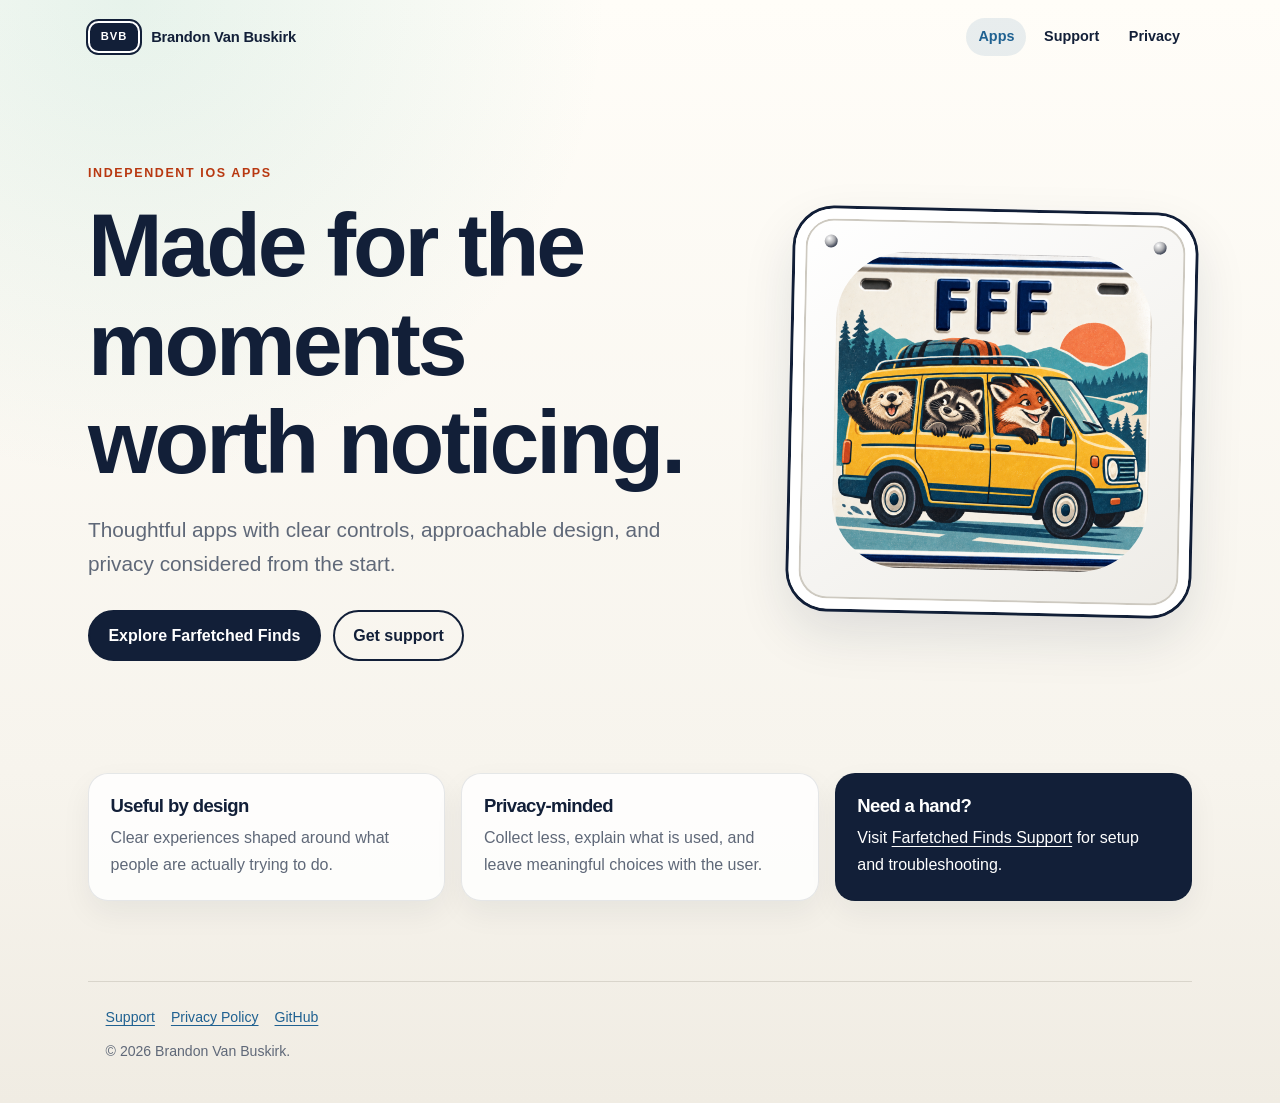
<file: index.html>
<!doctype html>
<html lang="en">
  <head>
    <meta charset="utf-8">
    <meta name="viewport" content="width=device-width, initial-scale=1">
    <meta name="description" content="Apps and support resources from independent iOS developer Brandon Van Buskirk.">
    <meta name="theme-color" content="#121f38">
    <link rel="canonical" href="https://brandonvanbuskirk.github.io/">
    <meta property="og:type" content="website">
    <meta property="og:title" content="Farfetched Finds — by Brandon Van Buskirk">
    <meta property="og:description" content="Spot it. Log it. See how farfetched it is.">
    <meta property="og:url" content="https://brandonvanbuskirk.github.io/">
    <meta property="og:image" content="https://brandonvanbuskirk.github.io/assets/farfetched-finds-social-preview.png?v=20260917">
    <meta name="twitter:card" content="summary_large_image">
    <meta name="twitter:title" content="Farfetched Finds — by Brandon Van Buskirk">
    <meta name="twitter:description" content="Spot it. Log it. See how farfetched it is.">
    <meta name="twitter:image" content="https://brandonvanbuskirk.github.io/assets/farfetched-finds-social-preview.png?v=20260917">
    <title>Brandon Van Buskirk — Independent iOS Apps</title>
    <link rel="stylesheet" href="./assets/site.css">
  </head>
  <body>
    <a class="skip-link" href="#main">Skip to content</a>
    <header class="site-header">
      <a class="brand" href="./" aria-label="Brandon Van Buskirk home">
        <span class="brand-mark" aria-hidden="true">BVB</span>
        <span>Brandon Van Buskirk</span>
      </a>
      <nav class="site-nav" aria-label="Main navigation">
        <a aria-current="page" href="./">Apps</a>
        <a href="./farfetched-finds/support/">Support</a>
        <a href="./farfetched-finds/privacy/">Privacy</a>
      </nav>
    </header>

    <main class="shell" id="main">
      <section class="hero">
        <div class="hero-copy">
          <p class="eyebrow">Independent iOS apps</p>
          <h1>Made for the moments worth noticing.</h1>
          <p class="lede">Thoughtful apps with clear controls, approachable design, and privacy considered from the start.</p>
          <div class="actions">
            <a class="button primary" href="./farfetched-finds/">Explore Farfetched Finds</a>
            <a class="button secondary" href="./farfetched-finds/support/">Get support</a>
          </div>
        </div>

        <div class="plate-frame" aria-label="Farfetched Finds app icon">
          <img class="app-icon" src="./assets/farfetched-finds-icon.png?v=20260917" alt="Farfetched Finds app icon">
        </div>
      </section>

      <section class="cards" aria-label="Developer commitments">
        <article class="card">
          <h3>Useful by design</h3>
          <p>Clear experiences shaped around what people are actually trying to do.</p>
        </article>
        <article class="card">
          <h3>Privacy-minded</h3>
          <p>Collect less, explain what is used, and leave meaningful choices with the user.</p>
        </article>
        <article class="card card-accent">
          <h3>Need a hand?</h3>
          <p>Visit <a href="./farfetched-finds/support/">Farfetched Finds Support</a> for setup and troubleshooting.</p>
        </article>
      </section>
    </main>

    <footer class="site-footer">
      <nav aria-label="Footer navigation">
        <a href="./farfetched-finds/support/">Support</a>
        <a href="./farfetched-finds/privacy/">Privacy Policy</a>
        <a href="https://github.com/brandonvanbuskirk">GitHub</a>
      </nav>
      <span>© 2026 Brandon Van Buskirk.</span>
    </footer>
  </body>
</html>
</file>
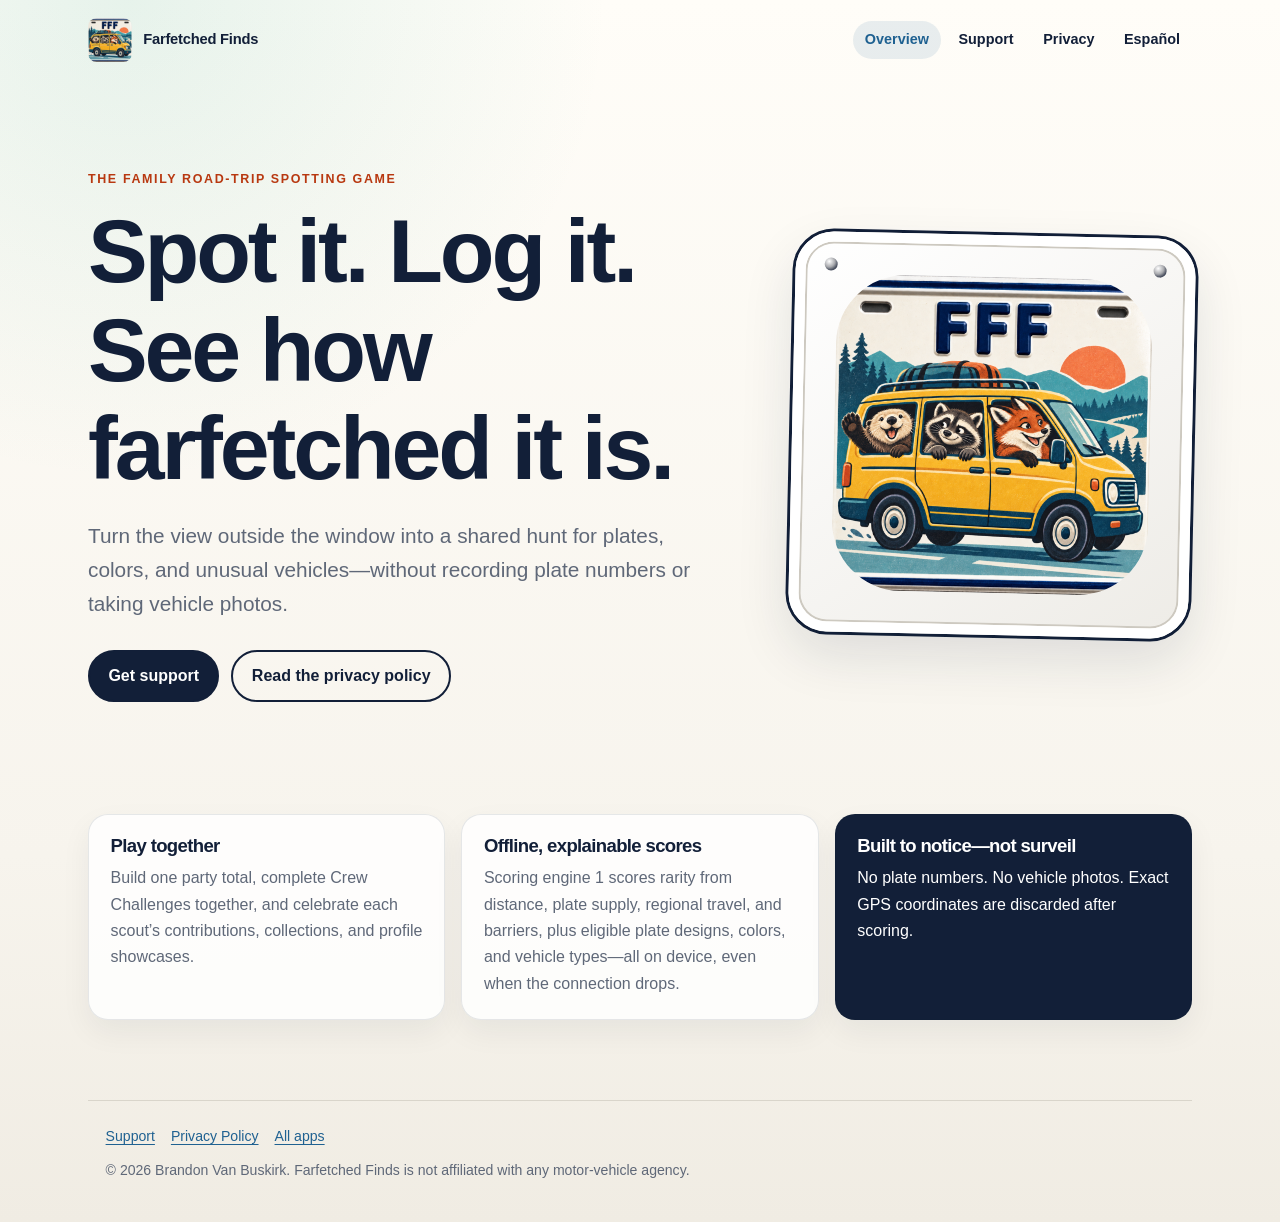
<file: farfetched-finds/index.html>
<!doctype html>
<html lang="en">
  <head>
    <meta charset="utf-8">
    <meta name="viewport" content="width=device-width, initial-scale=1">
    <meta name="description" content="Farfetched Finds is a family road-trip spotting game with private, offline rarity scoring for license plates and unusual vehicles.">
    <meta name="theme-color" content="#121f38">
    <link rel="canonical" href="https://brandonvanbuskirk.github.io/farfetched-finds/">
    <link rel="alternate" hreflang="es-MX" href="https://brandonvanbuskirk.github.io/farfetched-finds/es/">
    <meta property="og:type" content="website">
    <meta property="og:title" content="Farfetched Finds">
    <meta property="og:description" content="Spot plates and unusual vehicles, then score their rarity on device using distance, supply, regional travel, and barriers.">
    <meta property="og:url" content="https://brandonvanbuskirk.github.io/farfetched-finds/">
    <meta property="og:image" content="https://brandonvanbuskirk.github.io/assets/farfetched-finds-social-preview.png?v=20260917">
    <meta name="twitter:card" content="summary_large_image">
    <meta name="twitter:title" content="Farfetched Finds">
    <meta name="twitter:description" content="Spot plates and unusual vehicles, then score their rarity on device using distance, supply, regional travel, and barriers.">
    <meta name="twitter:image" content="https://brandonvanbuskirk.github.io/assets/farfetched-finds-social-preview.png?v=20260917">
    <title>Farfetched Finds — The Family Road-Trip Spotting Game</title>
    <link rel="stylesheet" href="../assets/site.css?v=20260917">
    <link rel="icon" type="image/png" sizes="32x32" href="../assets/farfetched-finds-favicon.png">
    <link rel="apple-touch-icon" sizes="180x180" href="../assets/farfetched-finds-apple-touch-icon.png">
  </head>
  <body>
    <a class="skip-link" href="#main">Skip to content</a>
    <header class="site-header">
      <a class="brand" href="../" aria-label="Brandon Van Buskirk home">
        <img class="brand-icon" src="../assets/farfetched-finds-icon.png?v=20260917" width="44" height="44" alt="" aria-hidden="true">
        <span>Farfetched Finds</span>
      </a>
      <nav class="site-nav" aria-label="Main navigation">
        <a aria-current="page" href="./">Overview</a>
        <a href="./support/">Support</a>
        <a href="./privacy/">Privacy</a>
        <a lang="es-MX" hreflang="es-MX" href="./es/">Español</a>
      </nav>
    </header>

    <main class="shell" id="main">
      <section class="hero">
        <div class="hero-copy">
          <p class="eyebrow">The family road-trip spotting game</p>
          <h1>Spot it. Log it. See how farfetched it is.</h1>
          <p class="lede">Turn the view outside the window into a shared hunt for plates, colors, and unusual vehicles—without recording plate numbers or taking vehicle photos.</p>
          <div class="actions">
            <a class="button primary" href="./support/">Get support</a>
            <a class="button secondary" href="./privacy/">Read the privacy policy</a>
          </div>
        </div>

        <div class="plate-frame" aria-label="Farfetched Finds app icon">
          <img class="app-icon" src="../assets/farfetched-finds-icon.png?v=20260917" alt="Farfetched Finds app icon">
        </div>
      </section>

      <section class="cards" aria-label="Farfetched Finds features">
        <article class="card">
          <h3>Play together</h3>
          <p>Build one party total, complete Crew Challenges together, and celebrate each scout’s contributions, collections, and profile showcases.</p>
        </article>
        <article class="card">
          <h3>Offline, explainable scores</h3>
          <p>Scoring engine 1 scores rarity from distance, plate supply, regional travel, and barriers, plus eligible plate designs, colors, and vehicle types—all on device, even when the connection drops.</p>
        </article>
        <article class="card card-accent">
          <h3>Built to notice—not surveil</h3>
          <p>No plate numbers. No vehicle photos. Exact GPS coordinates are discarded after scoring.</p>
        </article>
      </section>
    </main>

    <footer class="site-footer">
      <nav aria-label="Footer navigation">
        <a href="./support/">Support</a>
        <a href="./privacy/">Privacy Policy</a>
        <a href="../">All apps</a>
      </nav>
      <span>© 2026 Brandon Van Buskirk. Farfetched Finds is not affiliated with any motor-vehicle agency.</span>
    </footer>
  </body>
</html>
</file>
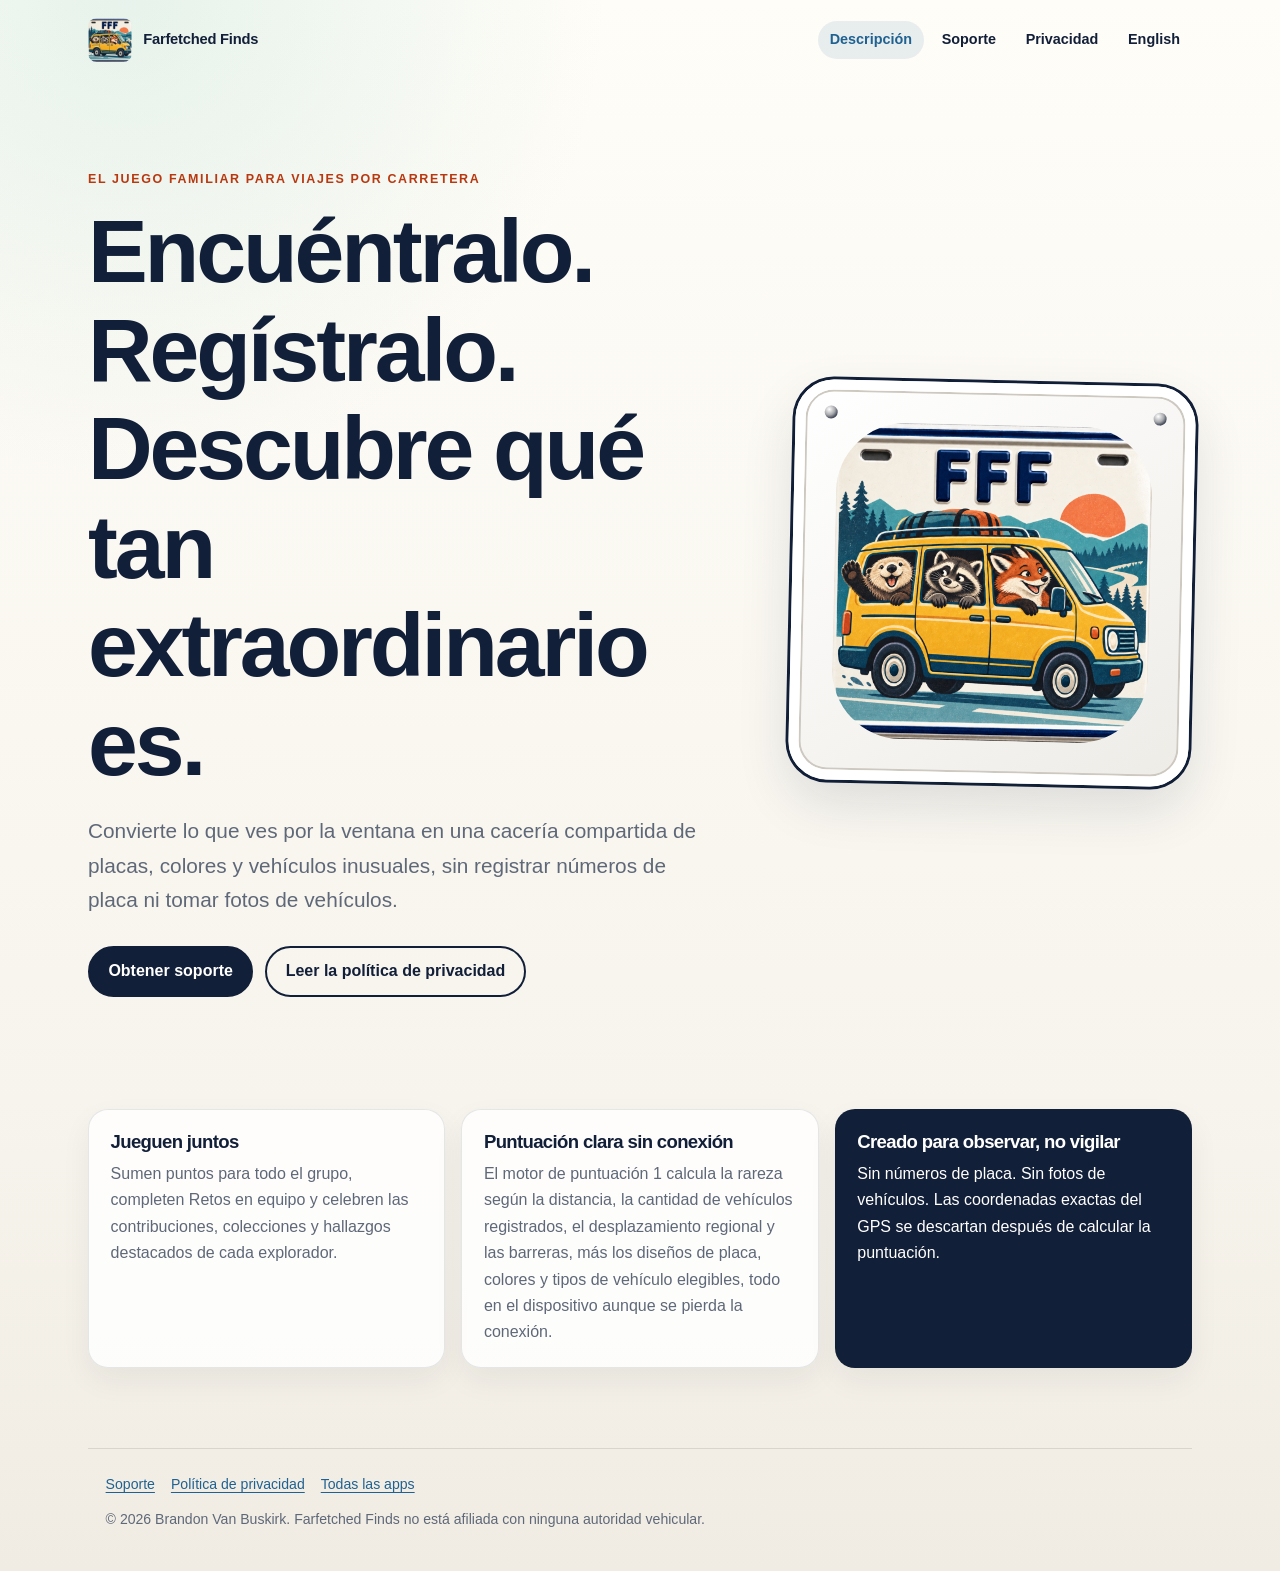
<file: farfetched-finds/es/index.html>
<!doctype html>
<html lang="es-MX">
  <head>
    <meta charset="utf-8">
    <meta name="viewport" content="width=device-width, initial-scale=1">
    <meta name="description" content="Farfetched Finds es un juego familiar para viajes con puntuación privada de rareza sin conexión para placas y vehículos inusuales.">
    <meta name="theme-color" content="#121f38">
    <link rel="canonical" href="https://brandonvanbuskirk.github.io/farfetched-finds/es/">
    <link rel="alternate" hreflang="en" href="https://brandonvanbuskirk.github.io/farfetched-finds/">
    <link rel="alternate" hreflang="es-MX" href="https://brandonvanbuskirk.github.io/farfetched-finds/es/">
    <meta property="og:type" content="website">
    <meta property="og:title" content="Farfetched Finds">
    <meta property="og:description" content="Encuentra placas y vehículos inusuales, y calcula su rareza en el dispositivo según distancia, vehículos registrados, rutas y barreras.">
    <meta property="og:url" content="https://brandonvanbuskirk.github.io/farfetched-finds/es/">
    <meta property="og:image" content="https://brandonvanbuskirk.github.io/assets/farfetched-finds-social-preview-es.png?v=20260930">
    <meta name="twitter:card" content="summary_large_image">
    <meta name="twitter:title" content="Farfetched Finds">
    <meta name="twitter:description" content="Encuentra placas y vehículos inusuales, y calcula su rareza en el dispositivo según distancia, vehículos registrados, rutas y barreras.">
    <meta name="twitter:image" content="https://brandonvanbuskirk.github.io/assets/farfetched-finds-social-preview-es.png?v=20260930">
    <title>Farfetched Finds — El juego familiar para viajes</title>
    <link rel="stylesheet" href="../../assets/site.css?v=20260917">
    <link rel="icon" type="image/png" sizes="32x32" href="../../assets/farfetched-finds-favicon.png">
    <link rel="apple-touch-icon" sizes="180x180" href="../../assets/farfetched-finds-apple-touch-icon.png">
  </head>
  <body>
    <a class="skip-link" href="#main">Saltar al contenido</a>
    <header class="site-header">
      <a class="brand" href="./" aria-label="Inicio de Farfetched Finds">
        <img class="brand-icon" src="../../assets/farfetched-finds-icon.png?v=20260917" width="44" height="44" alt="" aria-hidden="true">
        <span>Farfetched Finds</span>
      </a>
      <nav class="site-nav" aria-label="Navegación principal">
        <a aria-current="page" href="./">Descripción</a>
        <a href="./support/">Soporte</a>
        <a href="./privacy/">Privacidad</a>
        <a lang="en" hreflang="en" href="../">English</a>
      </nav>
    </header>

    <main class="shell" id="main">
      <section class="hero">
        <div class="hero-copy">
          <p class="eyebrow">El juego familiar para viajes por carretera</p>
          <h1>Encuéntralo. Regístralo. Descubre qué tan extraordinario es.</h1>
          <p class="lede">Convierte lo que ves por la ventana en una cacería compartida de placas, colores y vehículos inusuales, sin registrar números de placa ni tomar fotos de vehículos.</p>
          <div class="actions">
            <a class="button primary" href="./support/">Obtener soporte</a>
            <a class="button secondary" href="./privacy/">Leer la política de privacidad</a>
          </div>
        </div>

        <div class="plate-frame" aria-label="Ícono de la app Farfetched Finds">
          <img class="app-icon" src="../../assets/farfetched-finds-icon.png?v=20260917" alt="Ícono de la app Farfetched Finds">
        </div>
      </section>

      <section class="cards" aria-label="Funciones de Farfetched Finds">
        <article class="card">
          <h3>Jueguen juntos</h3>
          <p>Sumen puntos para todo el grupo, completen Retos en equipo y celebren las contribuciones, colecciones y hallazgos destacados de cada explorador.</p>
        </article>
        <article class="card">
          <h3>Puntuación clara sin conexión</h3>
          <p>El motor de puntuación 1 calcula la rareza según la distancia, la cantidad de vehículos registrados, el desplazamiento regional y las barreras, más los diseños de placa, colores y tipos de vehículo elegibles, todo en el dispositivo aunque se pierda la conexión.</p>
        </article>
        <article class="card card-accent">
          <h3>Creado para observar, no vigilar</h3>
          <p>Sin números de placa. Sin fotos de vehículos. Las coordenadas exactas del GPS se descartan después de calcular la puntuación.</p>
        </article>
      </section>
    </main>

    <footer class="site-footer">
      <nav aria-label="Navegación del pie de página">
        <a href="./support/">Soporte</a>
        <a href="./privacy/">Política de privacidad</a>
        <a href="../../">Todas las apps</a>
      </nav>
      <span>© 2026 Brandon Van Buskirk. Farfetched Finds no está afiliada con ninguna autoridad vehicular.</span>
    </footer>
  </body>
</html>
</file>
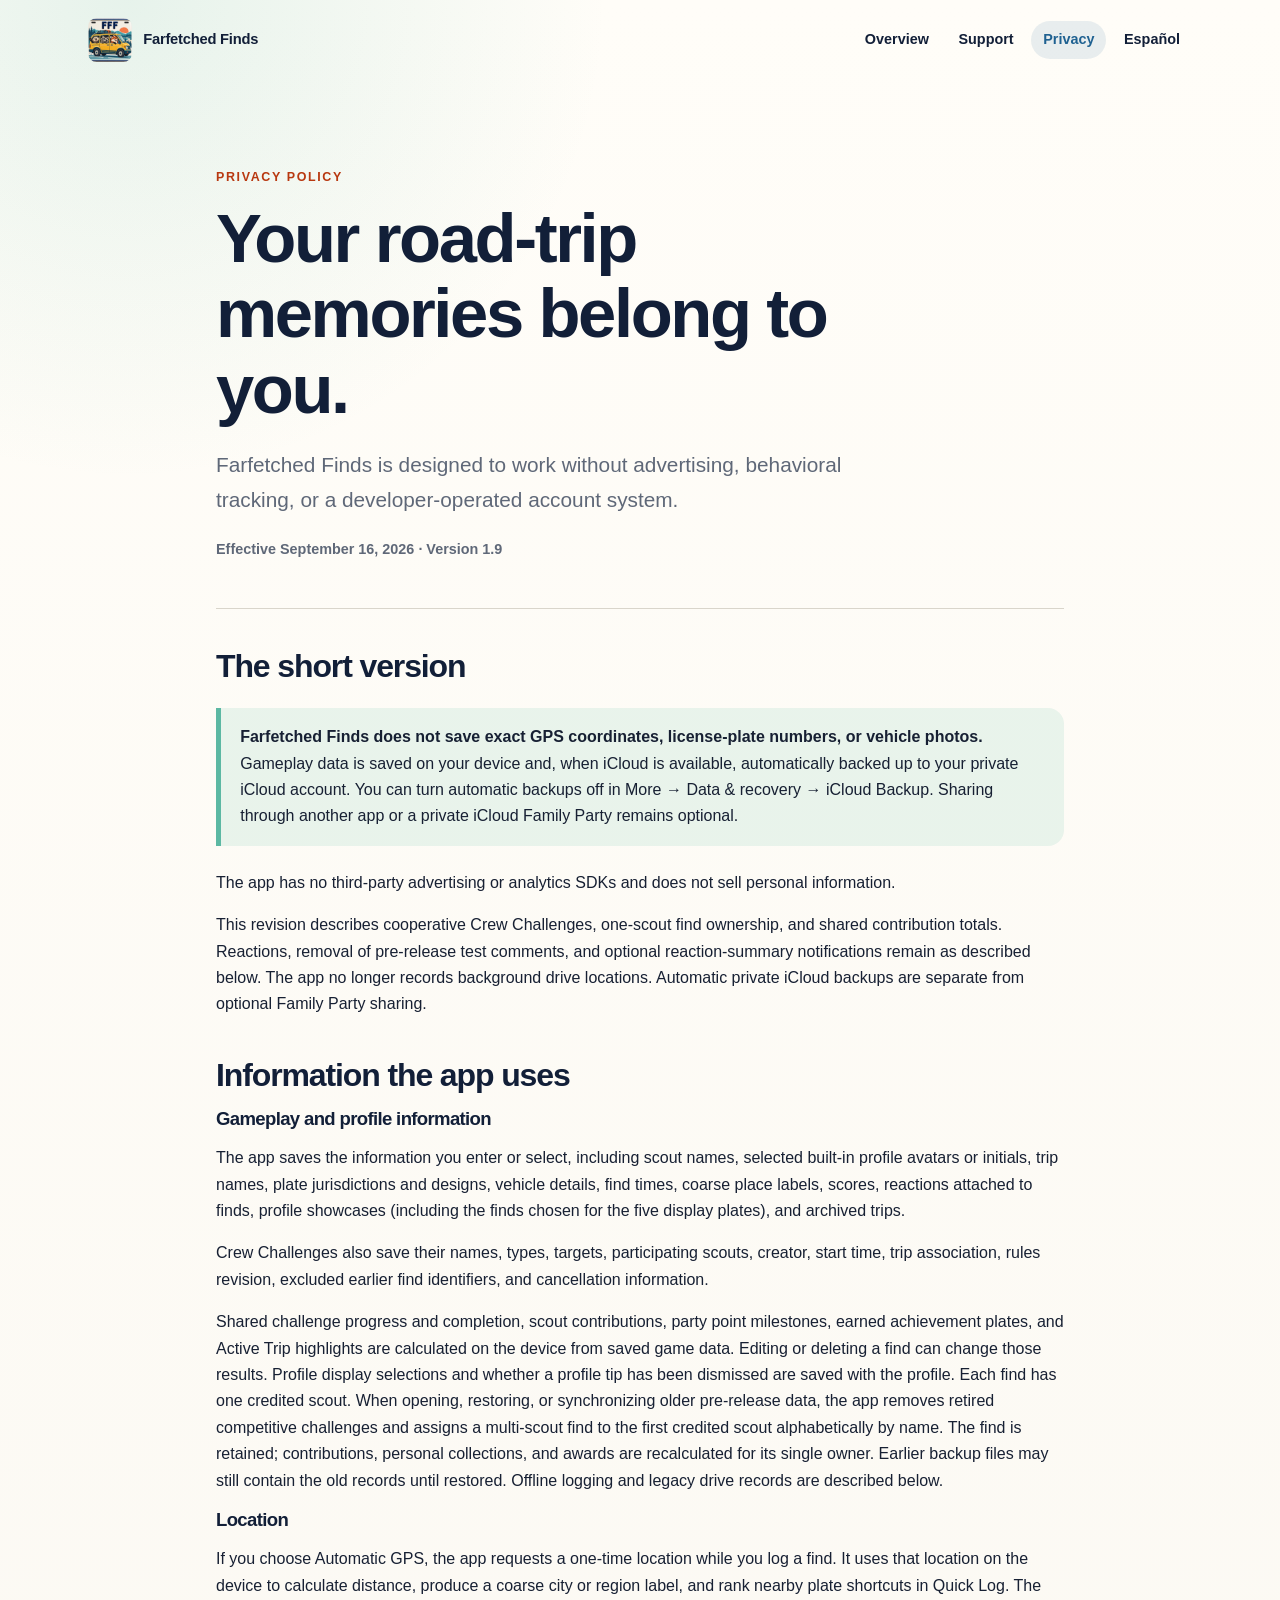
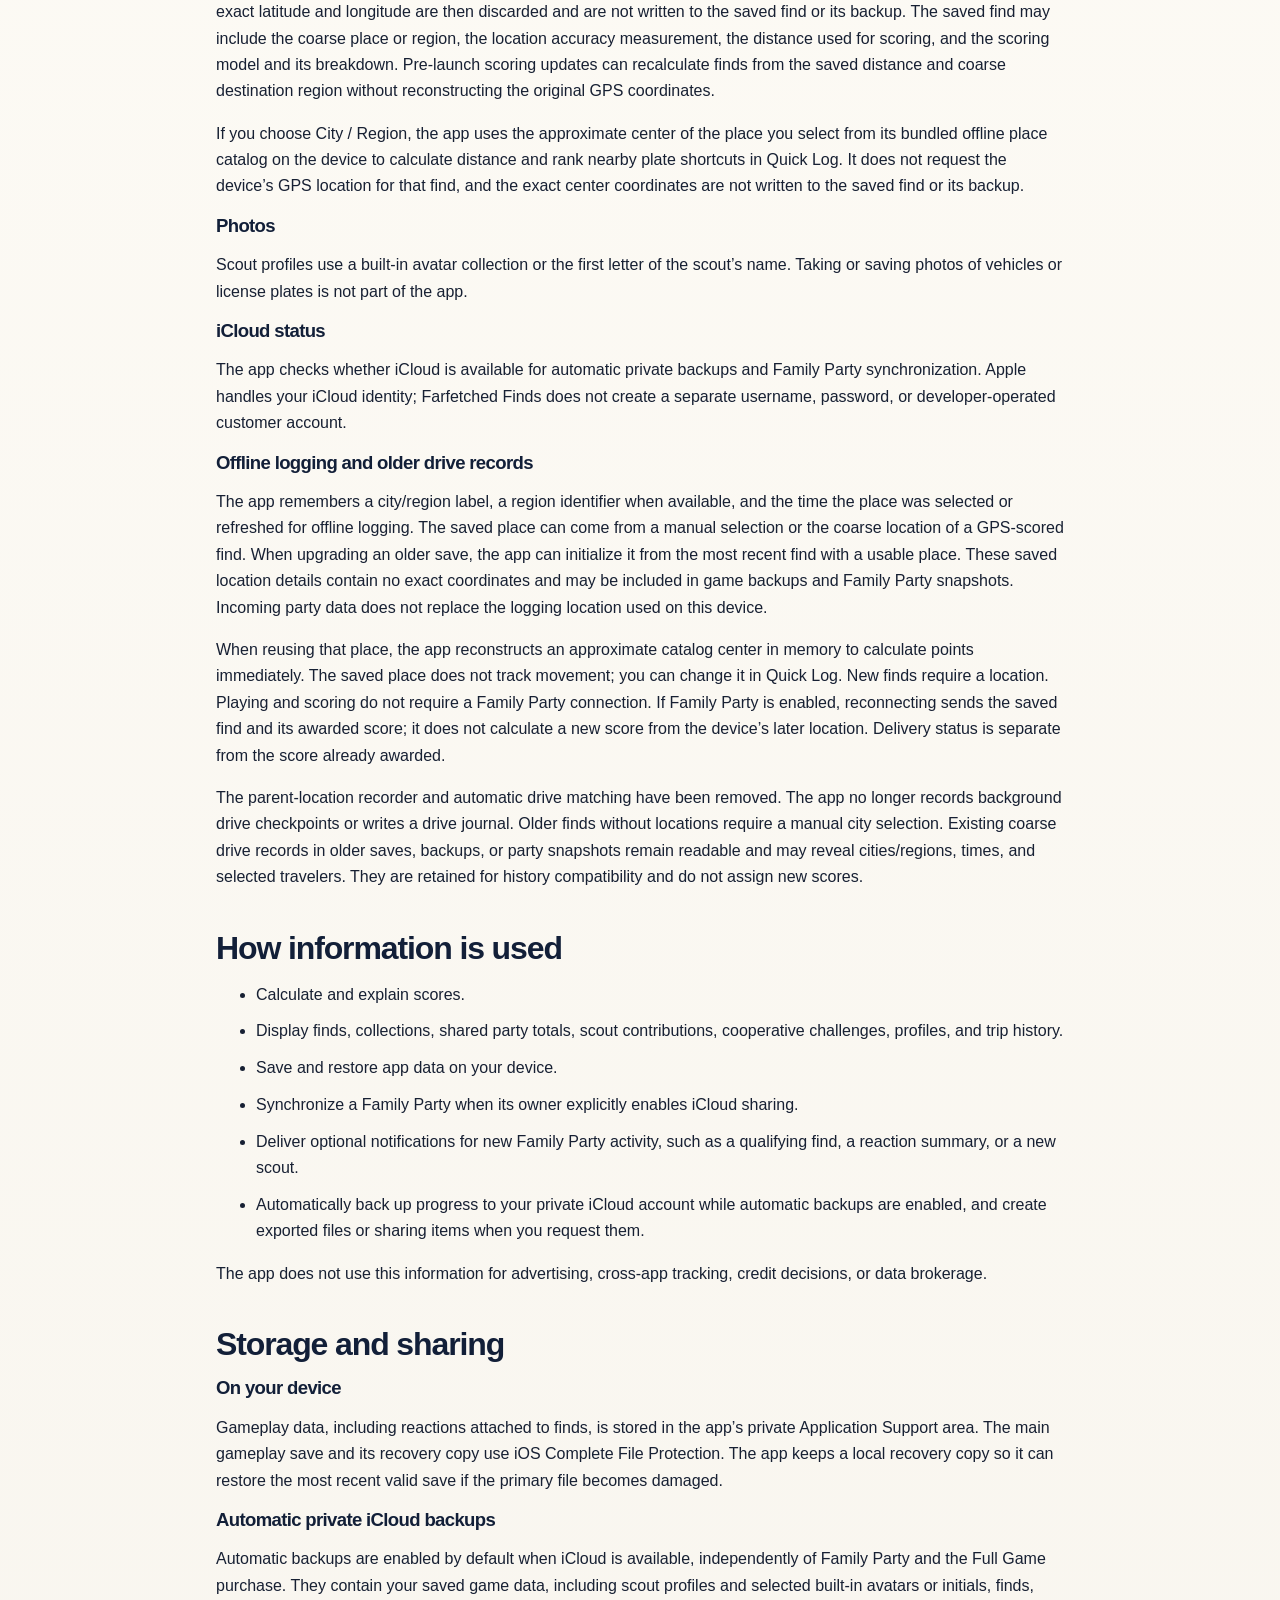
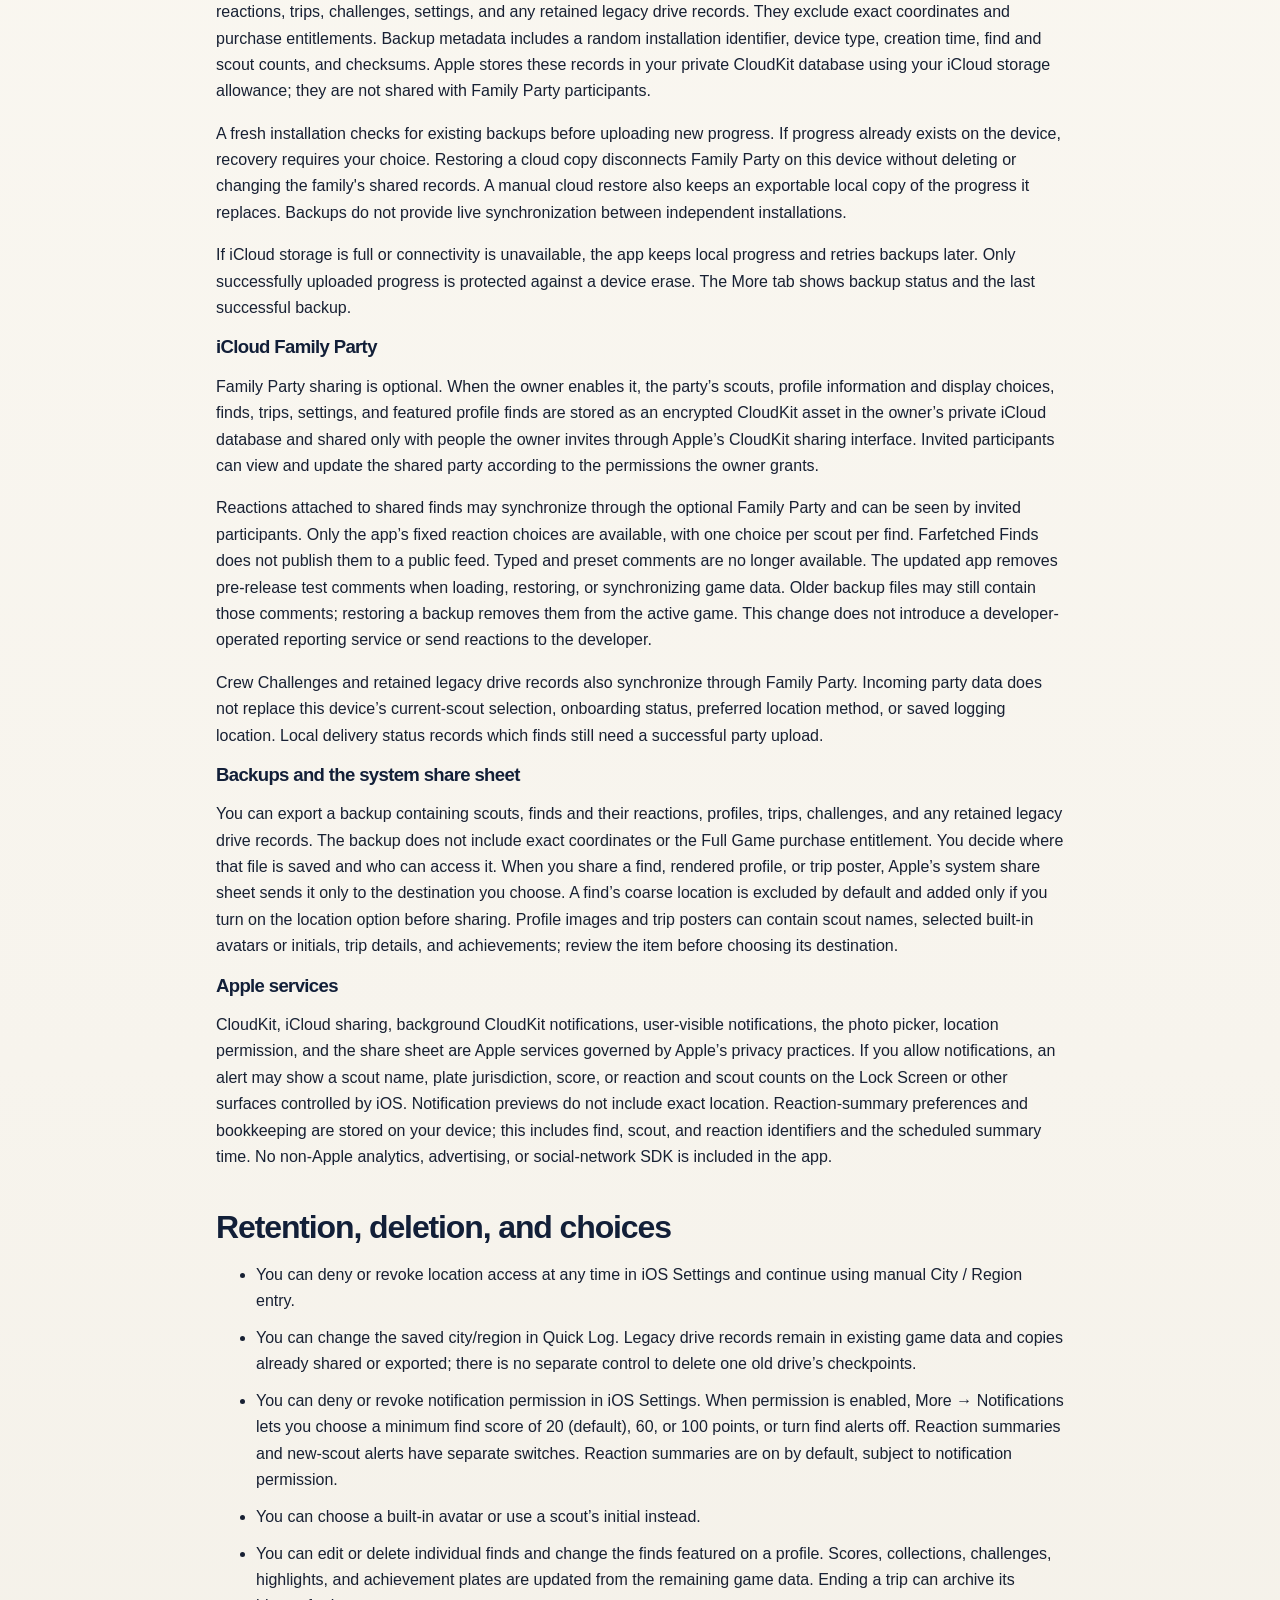
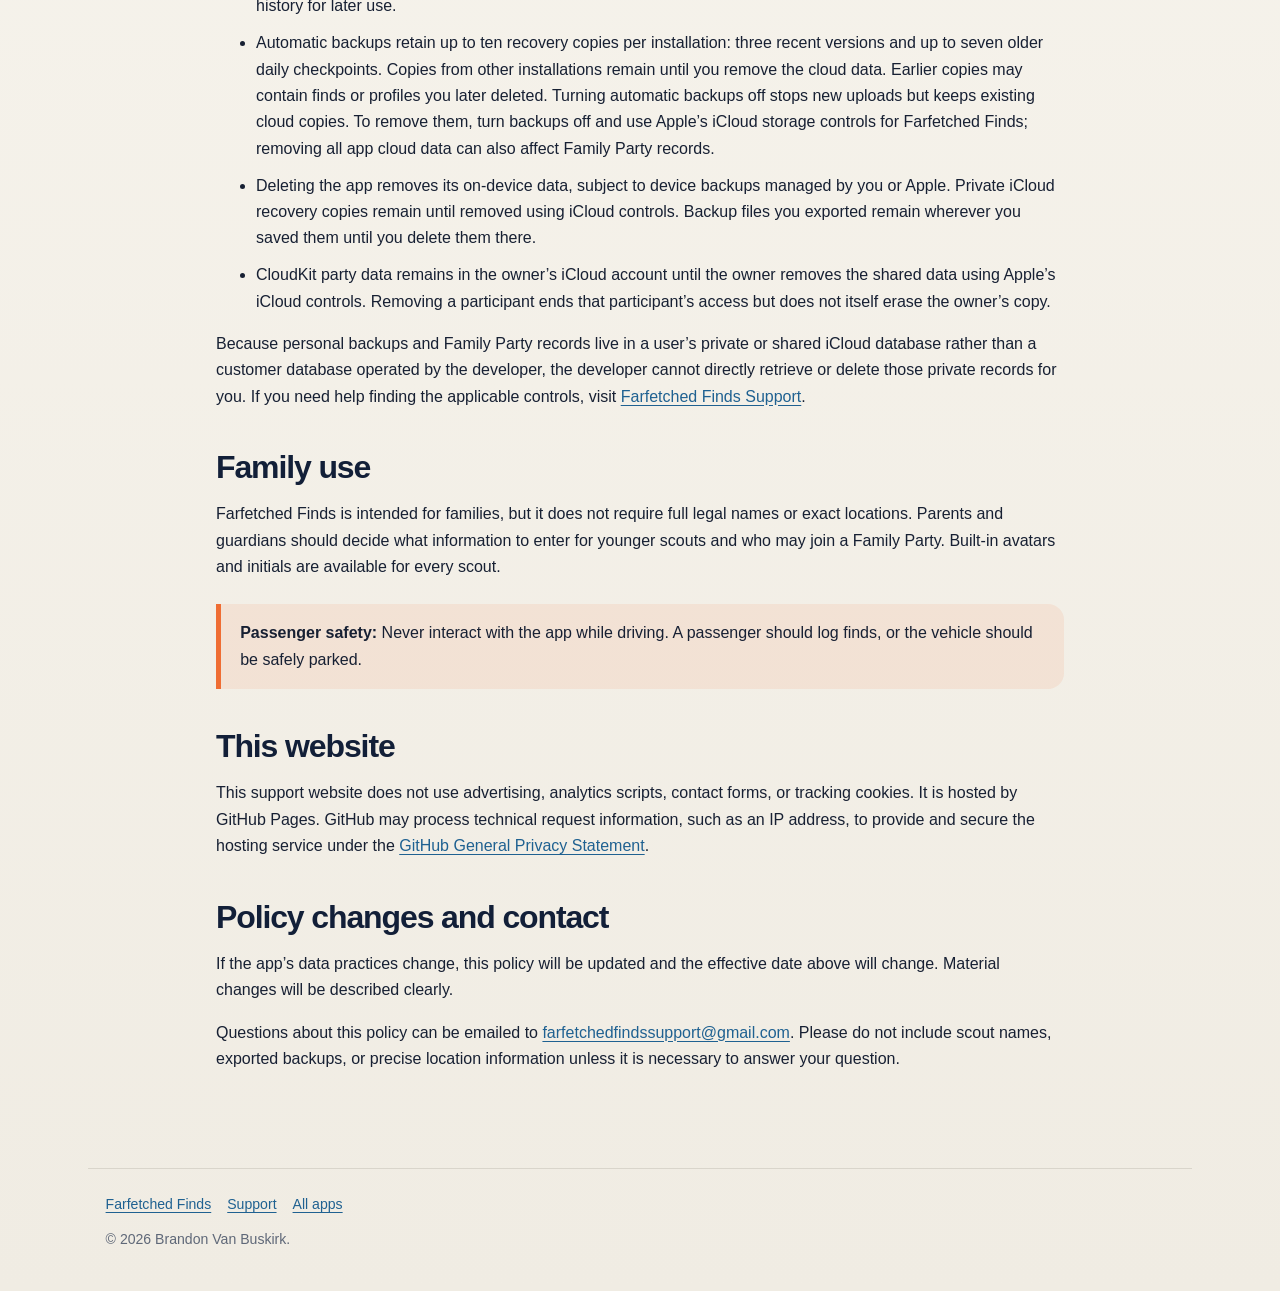
<file: farfetched-finds/privacy/index.html>
<!doctype html>
<html lang="en">
  <head>
    <meta charset="utf-8">
    <meta name="viewport" content="width=device-width, initial-scale=1">
    <meta name="description" content="Privacy Policy for the Farfetched Finds iPhone and iPad app.">
    <meta name="theme-color" content="#121f38">
    <link rel="canonical" href="https://brandonvanbuskirk.github.io/farfetched-finds/privacy/">
    <link rel="alternate" hreflang="es-MX" href="https://brandonvanbuskirk.github.io/farfetched-finds/es/privacy/">
    <meta property="og:type" content="website">
    <meta property="og:title" content="Privacy Policy — Farfetched Finds">
    <meta property="og:description" content="How Farfetched Finds handles location, gameplay, profiles, backups, and optional iCloud sharing.">
    <meta property="og:url" content="https://brandonvanbuskirk.github.io/farfetched-finds/privacy/">
    <meta property="og:image" content="https://brandonvanbuskirk.github.io/assets/farfetched-finds-social-preview.png?v=20260917">
    <meta name="twitter:card" content="summary_large_image">
    <meta name="twitter:title" content="Privacy Policy — Farfetched Finds">
    <meta name="twitter:description" content="How Farfetched Finds handles location, gameplay, profiles, backups, and optional iCloud sharing.">
    <meta name="twitter:image" content="https://brandonvanbuskirk.github.io/assets/farfetched-finds-social-preview.png?v=20260917">
    <title>Privacy Policy — Farfetched Finds</title>
    <link rel="stylesheet" href="../../assets/site.css?v=20260917">
    <link rel="icon" type="image/png" sizes="32x32" href="../../assets/farfetched-finds-favicon.png">
    <link rel="apple-touch-icon" sizes="180x180" href="../../assets/farfetched-finds-apple-touch-icon.png">
  </head>
  <body>
    <a class="skip-link" href="#main">Skip to content</a>
    <header class="site-header">
      <a class="brand" href="../" aria-label="Farfetched Finds overview">
        <img class="brand-icon" src="../../assets/farfetched-finds-icon.png?v=20260917" width="44" height="44" alt="" aria-hidden="true">
        <span>Farfetched Finds</span>
      </a>
      <nav class="site-nav" aria-label="Main navigation">
        <a href="../">Overview</a>
        <a href="../support/">Support</a>
        <a aria-current="page" href="./">Privacy</a>
        <a lang="es-MX" hreflang="es-MX" href="../es/privacy/">Español</a>
      </nav>
    </header>

    <main class="page-shell" id="main">
      <header class="page-intro">
        <p class="eyebrow">Privacy Policy</p>
        <h1>Your road-trip memories belong to you.</h1>
        <p class="lede">Farfetched Finds is designed to work without advertising, behavioral tracking, or a developer-operated account system.</p>
        <p class="updated">Effective September 16, 2026 · Version 1.9</p>
      </header>

      <section class="content-section" aria-labelledby="summary">
        <h2 id="summary">The short version</h2>
        <div class="callout">
          <strong>Farfetched Finds does not save exact GPS coordinates, license-plate numbers, or vehicle photos.</strong> Gameplay data is saved on your device and, when iCloud is available, automatically backed up to your private iCloud account. You can turn automatic backups off in More → Data &amp; recovery → iCloud Backup. Sharing through another app or a private iCloud Family Party remains optional.
        </div>
        <p>The app has no third-party advertising or analytics SDKs and does not sell personal information.</p>
        <p>This revision describes cooperative Crew Challenges, one-scout find ownership, and shared contribution totals. Reactions, removal of pre-release test comments, and optional reaction-summary notifications remain as described below. The app no longer records background drive locations. Automatic private iCloud backups are separate from optional Family Party sharing.</p>
      </section>

      <section class="content-section" aria-labelledby="data-used">
        <h2 id="data-used">Information the app uses</h2>
        <h3>Gameplay and profile information</h3>
        <p>The app saves the information you enter or select, including scout names, selected built-in profile avatars or initials, trip names, plate jurisdictions and designs, vehicle details, find times, coarse place labels, scores, reactions attached to finds, profile showcases (including the finds chosen for the five display plates), and archived trips.</p>
        <p>Crew Challenges also save their names, types, targets, participating scouts, creator, start time, trip association, rules revision, excluded earlier find identifiers, and cancellation information.</p>
        <p>Shared challenge progress and completion, scout contributions, party point milestones, earned achievement plates, and Active Trip highlights are calculated on the device from saved game data. Editing or deleting a find can change those results. Profile display selections and whether a profile tip has been dismissed are saved with the profile. Each find has one credited scout. When opening, restoring, or synchronizing older pre-release data, the app removes retired competitive challenges and assigns a multi-scout find to the first credited scout alphabetically by name. The find is retained; contributions, personal collections, and awards are recalculated for its single owner. Earlier backup files may still contain the old records until restored. Offline logging and legacy drive records are described below.</p>

        <h3>Location</h3>
        <p>If you choose Automatic GPS, the app requests a one-time location while you log a find. It uses that location on the device to calculate distance, produce a coarse city or region label, and rank nearby plate shortcuts in Quick Log. The exact latitude and longitude are then discarded and are not written to the saved find or its backup. The saved find may include the coarse place or region, the location accuracy measurement, the distance used for scoring, and the scoring model and its breakdown. Pre-launch scoring updates can recalculate finds from the saved distance and coarse destination region without reconstructing the original GPS coordinates.</p>
        <p>If you choose City / Region, the app uses the approximate center of the place you select from its bundled offline place catalog on the device to calculate distance and rank nearby plate shortcuts in Quick Log. It does not request the device’s GPS location for that find, and the exact center coordinates are not written to the saved find or its backup.</p>

        <h3>Photos</h3>
        <p>Scout profiles use a built-in avatar collection or the first letter of the scout’s name. Taking or saving photos of vehicles or license plates is not part of the app.</p>

        <h3>iCloud status</h3>
        <p>The app checks whether iCloud is available for automatic private backups and Family Party synchronization. Apple handles your iCloud identity; Farfetched Finds does not create a separate username, password, or developer-operated customer account.</p>
        <h3>Offline logging and older drive records</h3>
        <p>The app remembers a city/region label, a region identifier when available, and the time the place was selected or refreshed for offline logging. The saved place can come from a manual selection or the coarse location of a GPS-scored find. When upgrading an older save, the app can initialize it from the most recent find with a usable place. These saved location details contain no exact coordinates and may be included in game backups and Family Party snapshots. Incoming party data does not replace the logging location used on this device.</p>
        <p>When reusing that place, the app reconstructs an approximate catalog center in memory to calculate points immediately. The saved place does not track movement; you can change it in Quick Log. New finds require a location. Playing and scoring do not require a Family Party connection. If Family Party is enabled, reconnecting sends the saved find and its awarded score; it does not calculate a new score from the device’s later location. Delivery status is separate from the score already awarded.</p>
        <p>The parent-location recorder and automatic drive matching have been removed. The app no longer records background drive checkpoints or writes a drive journal. Older finds without locations require a manual city selection. Existing coarse drive records in older saves, backups, or party snapshots remain readable and may reveal cities/regions, times, and selected travelers. They are retained for history compatibility and do not assign new scores.</p>

      </section>

      <section class="content-section" aria-labelledby="use">
        <h2 id="use">How information is used</h2>
        <ul>
          <li>Calculate and explain scores.</li>
          <li>Display finds, collections, shared party totals, scout contributions, cooperative challenges, profiles, and trip history.</li>
          <li>Save and restore app data on your device.</li>
          <li>Synchronize a Family Party when its owner explicitly enables iCloud sharing.</li>
          <li>Deliver optional notifications for new Family Party activity, such as a qualifying find, a reaction summary, or a new scout.</li>
          <li>Automatically back up progress to your private iCloud account while automatic backups are enabled, and create exported files or sharing items when you request them.</li>
        </ul>
        <p>The app does not use this information for advertising, cross-app tracking, credit decisions, or data brokerage.</p>
      </section>

      <section class="content-section" aria-labelledby="storage-sharing">
        <h2 id="storage-sharing">Storage and sharing</h2>
        <h3>On your device</h3>
        <p>Gameplay data, including reactions attached to finds, is stored in the app’s private Application Support area. The main gameplay save and its recovery copy use iOS Complete File Protection. The app keeps a local recovery copy so it can restore the most recent valid save if the primary file becomes damaged.</p>

        <h3>Automatic private iCloud backups</h3>
        <p>Automatic backups are enabled by default when iCloud is available, independently of Family Party and the Full Game purchase. They contain your saved game data, including scout profiles and selected built-in avatars or initials, finds, reactions, trips, challenges, settings, and any retained legacy drive records. They exclude exact coordinates and purchase entitlements. Backup metadata includes a random installation identifier, device type, creation time, find and scout counts, and checksums. Apple stores these records in your private CloudKit database using your iCloud storage allowance; they are not shared with Family Party participants.</p>
        <p>A fresh installation checks for existing backups before uploading new progress. If progress already exists on the device, recovery requires your choice. Restoring a cloud copy disconnects Family Party on this device without deleting or changing the family's shared records. A manual cloud restore also keeps an exportable local copy of the progress it replaces. Backups do not provide live synchronization between independent installations.</p>
        <p>If iCloud storage is full or connectivity is unavailable, the app keeps local progress and retries backups later. Only successfully uploaded progress is protected against a device erase. The More tab shows backup status and the last successful backup.</p>

        <h3>iCloud Family Party</h3>
        <p>Family Party sharing is optional. When the owner enables it, the party’s scouts, profile information and display choices, finds, trips, settings, and featured profile finds are stored as an encrypted CloudKit asset in the owner’s private iCloud database and shared only with people the owner invites through Apple’s CloudKit sharing interface. Invited participants can view and update the shared party according to the permissions the owner grants.</p>
        <p>Reactions attached to shared finds may synchronize through the optional Family Party and can be seen by invited participants. Only the app’s fixed reaction choices are available, with one choice per scout per find. Farfetched Finds does not publish them to a public feed. Typed and preset comments are no longer available. The updated app removes pre-release test comments when loading, restoring, or synchronizing game data. Older backup files may still contain those comments; restoring a backup removes them from the active game. This change does not introduce a developer-operated reporting service or send reactions to the developer.</p>
        <p>Crew Challenges and retained legacy drive records also synchronize through Family Party. Incoming party data does not replace this device’s current-scout selection, onboarding status, preferred location method, or saved logging location. Local delivery status records which finds still need a successful party upload.</p>

        <h3>Backups and the system share sheet</h3>
        <p>You can export a backup containing scouts, finds and their reactions, profiles, trips, challenges, and any retained legacy drive records. The backup does not include exact coordinates or the Full Game purchase entitlement. You decide where that file is saved and who can access it. When you share a find, rendered profile, or trip poster, Apple’s system share sheet sends it only to the destination you choose. A find’s coarse location is excluded by default and added only if you turn on the location option before sharing. Profile images and trip posters can contain scout names, selected built-in avatars or initials, trip details, and achievements; review the item before choosing its destination.</p>

        <h3>Apple services</h3>
        <p>CloudKit, iCloud sharing, background CloudKit notifications, user-visible notifications, the photo picker, location permission, and the share sheet are Apple services governed by Apple’s privacy practices. If you allow notifications, an alert may show a scout name, plate jurisdiction, score, or reaction and scout counts on the Lock Screen or other surfaces controlled by iOS. Notification previews do not include exact location. Reaction-summary preferences and bookkeeping are stored on your device; this includes find, scout, and reaction identifiers and the scheduled summary time. No non-Apple analytics, advertising, or social-network SDK is included in the app.</p>
      </section>

      <section class="content-section" aria-labelledby="retention">
        <h2 id="retention">Retention, deletion, and choices</h2>
        <ul>
          <li>You can deny or revoke location access at any time in iOS Settings and continue using manual City / Region entry.</li>
          <li>You can change the saved city/region in Quick Log. Legacy drive records remain in existing game data and copies already shared or exported; there is no separate control to delete one old drive’s checkpoints.</li>
          <li>You can deny or revoke notification permission in iOS Settings. When permission is enabled, More → Notifications lets you choose a minimum find score of 20 (default), 60, or 100 points, or turn find alerts off. Reaction summaries and new-scout alerts have separate switches. Reaction summaries are on by default, subject to notification permission.</li>
          <li>You can choose a built-in avatar or use a scout’s initial instead.</li>
          <li>You can edit or delete individual finds and change the finds featured on a profile. Scores, collections, challenges, highlights, and achievement plates are updated from the remaining game data. Ending a trip can archive its history for later use.</li>
          <li>Automatic backups retain up to ten recovery copies per installation: three recent versions and up to seven older daily checkpoints. Copies from other installations remain until you remove the cloud data. Earlier copies may contain finds or profiles you later deleted. Turning automatic backups off stops new uploads but keeps existing cloud copies. To remove them, turn backups off and use Apple’s iCloud storage controls for Farfetched Finds; removing all app cloud data can also affect Family Party records.</li>
          <li>Deleting the app removes its on-device data, subject to device backups managed by you or Apple. Private iCloud recovery copies remain until removed using iCloud controls. Backup files you exported remain wherever you saved them until you delete them there.</li>
          <li>CloudKit party data remains in the owner’s iCloud account until the owner removes the shared data using Apple’s iCloud controls. Removing a participant ends that participant’s access but does not itself erase the owner’s copy.</li>
        </ul>
        <p>Because personal backups and Family Party records live in a user’s private or shared iCloud database rather than a customer database operated by the developer, the developer cannot directly retrieve or delete those private records for you. If you need help finding the applicable controls, visit <a href="../support/">Farfetched Finds Support</a>.</p>
      </section>

      <section class="content-section" aria-labelledby="family">
        <h2 id="family">Family use</h2>
        <p>Farfetched Finds is intended for families, but it does not require full legal names or exact locations. Parents and guardians should decide what information to enter for younger scouts and who may join a Family Party. Built-in avatars and initials are available for every scout.</p>
        <div class="callout warning">
          <strong>Passenger safety:</strong> Never interact with the app while driving. A passenger should log finds, or the vehicle should be safely parked.
        </div>
      </section>

      <section class="content-section" aria-labelledby="website">
        <h2 id="website">This website</h2>
        <p>This support website does not use advertising, analytics scripts, contact forms, or tracking cookies. It is hosted by GitHub Pages. GitHub may process technical request information, such as an IP address, to provide and secure the hosting service under the <a href="https://docs.github.com/en/site-policy/privacy-policies/github-general-privacy-statement">GitHub General Privacy Statement</a>.</p>
      </section>

      <section class="content-section" aria-labelledby="changes-contact">
        <h2 id="changes-contact">Policy changes and contact</h2>
        <p>If the app’s data practices change, this policy will be updated and the effective date above will change. Material changes will be described clearly.</p>
        <p>Questions about this policy can be emailed to <a href="mailto:farfetchedfindssupport@gmail.com?subject=Farfetched%20Finds%20Privacy">farfetchedfindssupport@gmail.com</a>. Please do not include scout names, exported backups, or precise location information unless it is necessary to answer your question.</p>
      </section>
    </main>

    <footer class="site-footer">
      <nav aria-label="Footer navigation">
        <a href="../">Farfetched Finds</a>
        <a href="../support/">Support</a>
        <a href="../../">All apps</a>
      </nav>
      <span>© 2026 Brandon Van Buskirk.</span>
    </footer>
  </body>
</html>
</file>
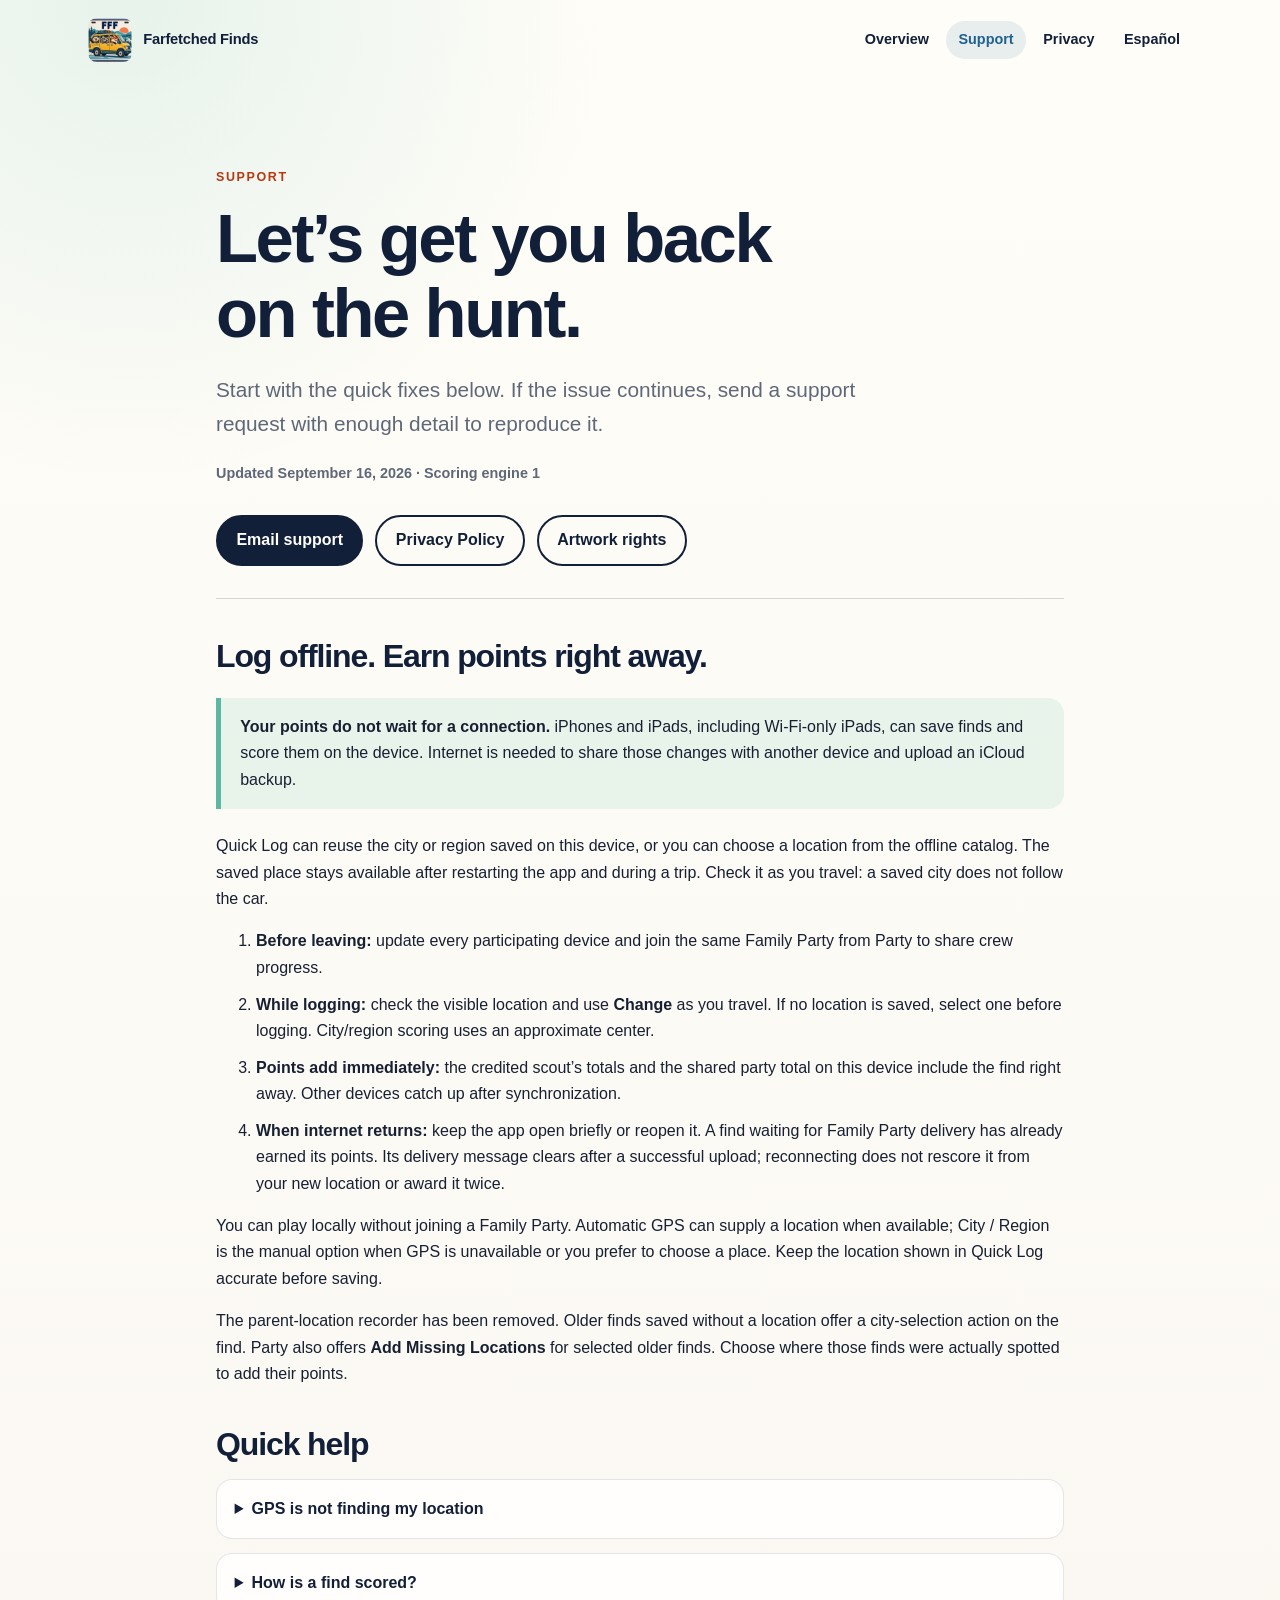
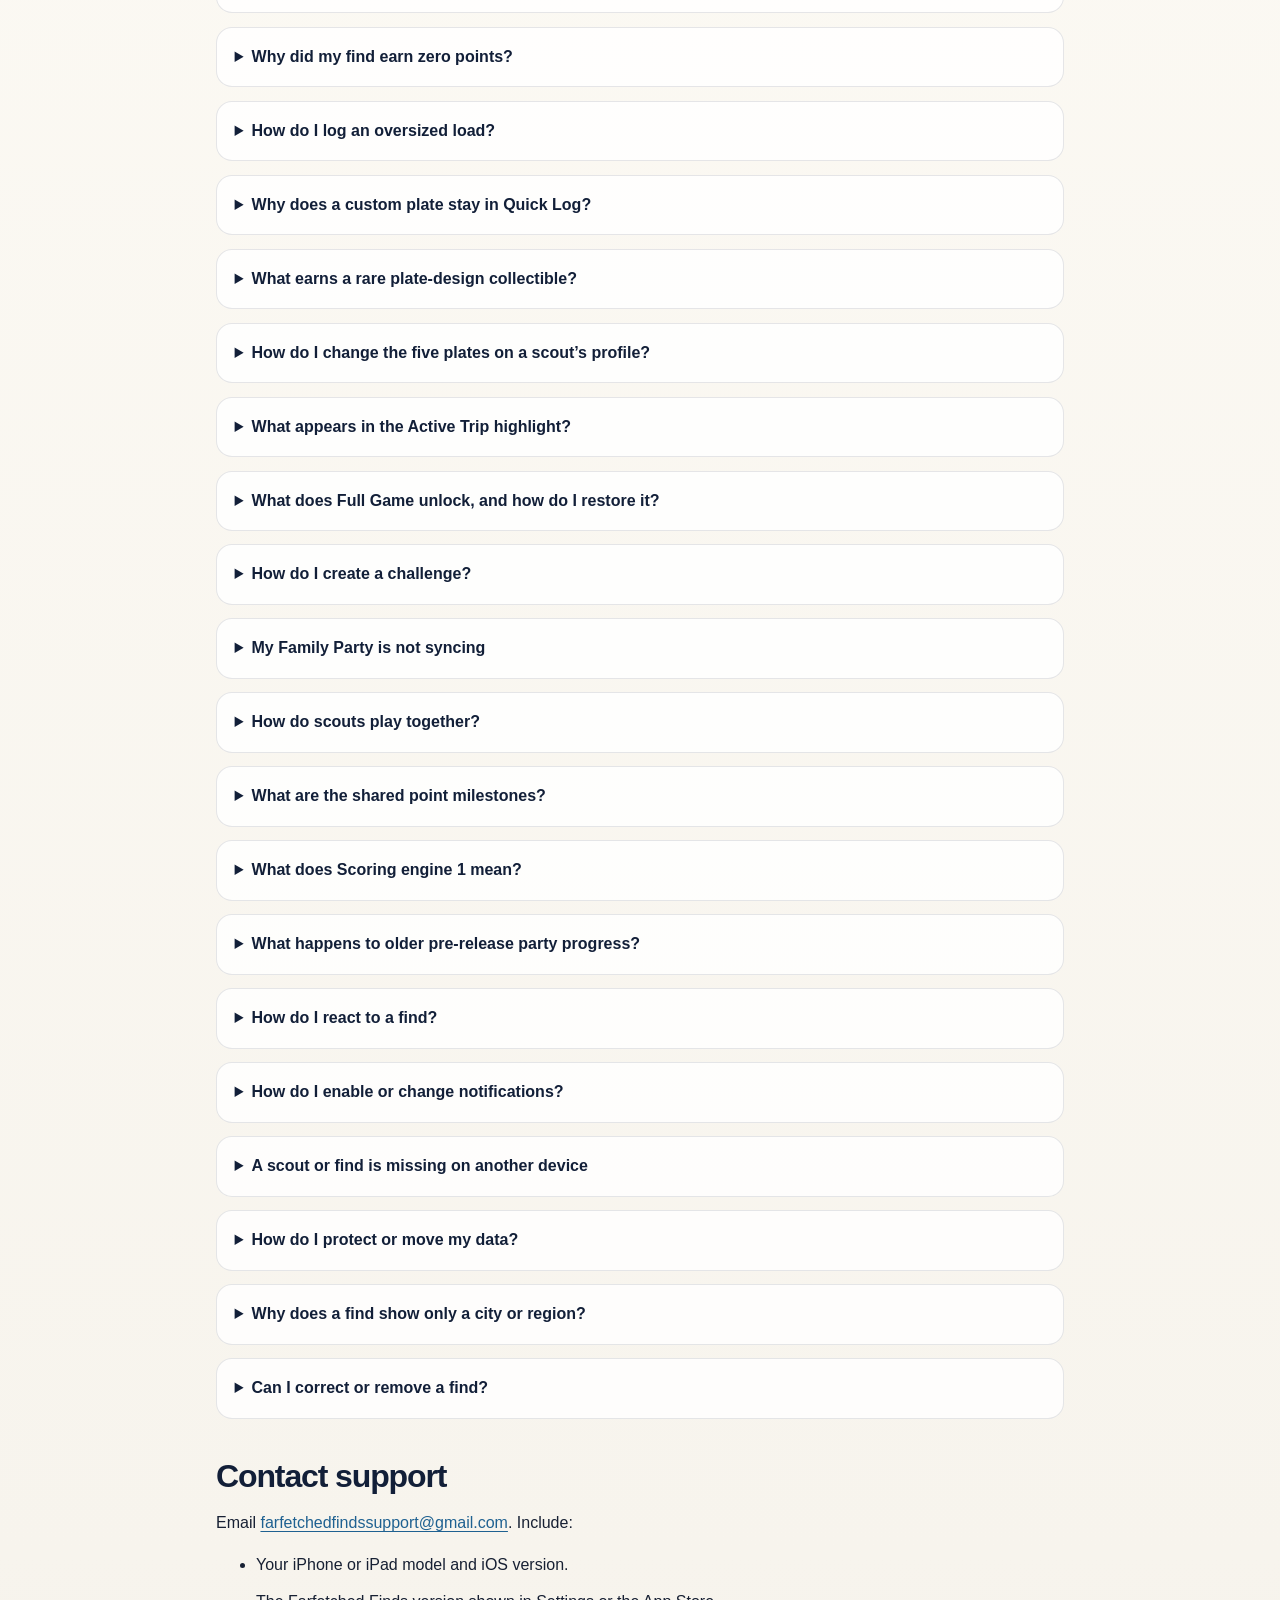
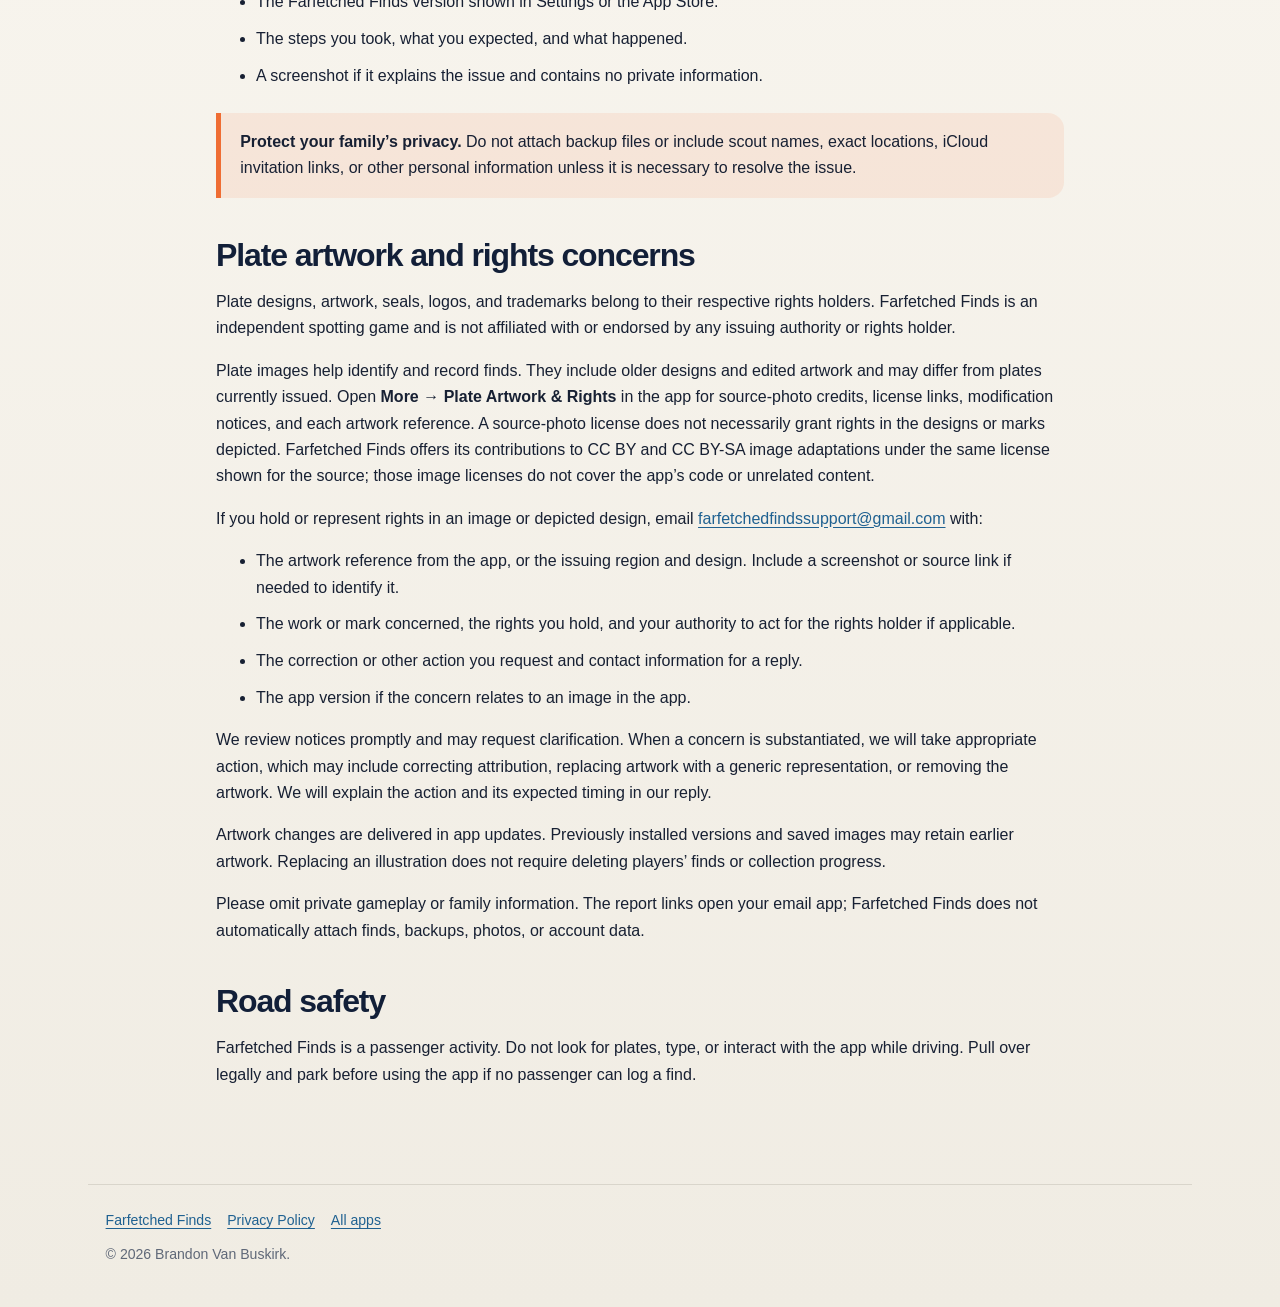
<file: farfetched-finds/support/index.html>
<!doctype html>
<html lang="en">
  <head>
    <meta charset="utf-8">
    <meta name="viewport" content="width=device-width, initial-scale=1">
    <meta name="description" content="Help with offline finds, scoring, purchases, iCloud Family Party sync, and backups in Farfetched Finds.">
    <meta name="theme-color" content="#121f38">
    <link rel="canonical" href="https://brandonvanbuskirk.github.io/farfetched-finds/support/">
    <link rel="alternate" hreflang="es-MX" href="https://brandonvanbuskirk.github.io/farfetched-finds/es/support/">
    <meta property="og:type" content="website">
    <meta property="og:title" content="Support — Farfetched Finds">
    <meta property="og:description" content="Help with offline finds, scoring, purchases, iCloud Family Party sync, and backups in Farfetched Finds.">
    <meta property="og:url" content="https://brandonvanbuskirk.github.io/farfetched-finds/support/">
    <meta property="og:image" content="https://brandonvanbuskirk.github.io/assets/farfetched-finds-social-preview.png?v=20260917">
    <meta name="twitter:card" content="summary_large_image">
    <meta name="twitter:title" content="Support — Farfetched Finds">
    <meta name="twitter:description" content="Help with offline finds, scoring, purchases, iCloud Family Party sync, and backups in Farfetched Finds.">
    <meta name="twitter:image" content="https://brandonvanbuskirk.github.io/assets/farfetched-finds-social-preview.png?v=20260917">
    <title>Support — Farfetched Finds</title>
    <link rel="stylesheet" href="../../assets/site.css?v=20260917">
    <link rel="icon" type="image/png" sizes="32x32" href="../../assets/farfetched-finds-favicon.png">
    <link rel="apple-touch-icon" sizes="180x180" href="../../assets/farfetched-finds-apple-touch-icon.png">
  </head>
  <body>
    <a class="skip-link" href="#main">Skip to content</a>
    <header class="site-header">
      <a class="brand" href="../" aria-label="Farfetched Finds overview">
        <img class="brand-icon" src="../../assets/farfetched-finds-icon.png?v=20260917" width="44" height="44" alt="" aria-hidden="true">
        <span>Farfetched Finds</span>
      </a>
      <nav class="site-nav" aria-label="Main navigation">
        <a href="../">Overview</a>
        <a aria-current="page" href="./">Support</a>
        <a href="../privacy/">Privacy</a>
        <a lang="es-MX" hreflang="es-MX" href="../es/support/">Español</a>
      </nav>
    </header>

    <main class="page-shell" id="main">
      <header class="page-intro">
        <p class="eyebrow">Support</p>
        <h1>Let’s get you back on the hunt.</h1>
        <p class="lede">Start with the quick fixes below. If the issue continues, send a support request with enough detail to reproduce it.</p>
        <p class="updated">Updated September 16, 2026 · Scoring engine 1</p>
        <div class="actions">
          <a class="button primary" href="mailto:farfetchedfindssupport@gmail.com?subject=Farfetched%20Finds%20Support">Email support</a>
          <a class="button secondary" href="../privacy/">Privacy Policy</a>
          <a class="button secondary" href="#artwork-rights">Artwork rights</a>
        </div>
      </header>

      <section class="content-section" aria-labelledby="offline-logging">
        <h2 id="offline-logging">Log offline. Earn points right away.</h2>
        <div class="callout">
          <strong>Your points do not wait for a connection.</strong> iPhones and iPads, including Wi-Fi-only iPads, can save finds and score them on the device. Internet is needed to share those changes with another device and upload an iCloud backup.
        </div>
        <p>Quick Log can reuse the city or region saved on this device, or you can choose a location from the offline catalog. The saved place stays available after restarting the app and during a trip. Check it as you travel: a saved city does not follow the car.</p>
        <ol>
          <li><strong>Before leaving:</strong> update every participating device and join the same Family Party from Party to share crew progress.</li>
          <li><strong>While logging:</strong> check the visible location and use <strong>Change</strong> as you travel. If no location is saved, select one before logging. City/region scoring uses an approximate center.</li>
          <li><strong>Points add immediately:</strong> the credited scout’s totals and the shared party total on this device include the find right away. Other devices catch up after synchronization.</li>
          <li><strong>When internet returns:</strong> keep the app open briefly or reopen it. A find waiting for Family Party delivery has already earned its points. Its delivery message clears after a successful upload; reconnecting does not rescore it from your new location or award it twice.</li>
        </ol>
        <p>You can play locally without joining a Family Party. Automatic GPS can supply a location when available; City / Region is the manual option when GPS is unavailable or you prefer to choose a place. Keep the location shown in Quick Log accurate before saving.</p>
        <p>The parent-location recorder has been removed. Older finds saved without a location offer a city-selection action on the find. Party also offers <strong>Add Missing Locations</strong> for selected older finds. Choose where those finds were actually spotted to add their points.</p>
      </section>

      <section class="content-section" aria-labelledby="quick-help">
        <h2 id="quick-help">Quick help</h2>
        <div class="faq">
          <details>
            <summary>GPS is not finding my location</summary>
            <p>Make sure Location Services is enabled for Farfetched Finds in iOS Settings and that the app is allowed to use location while open. Try again outdoors or near a window. You can always choose City / Region and log the find manually without GPS.</p>
          </details>
          <details>
            <summary>How is a find scored?</summary>
            <p>Scoring engine 1 runs entirely on the device. It weighs distance from the plate’s home boundary, registered-vehicle supply, nearby regional connections, isolation, and border or water travel barriers. Hawaii and other origins that require vehicle shipping use a shared shipping model.</p>
            <p>Named plate designs, eligible rare colors, and unusual vehicle types can add whole-point bonuses. Attribute rarity uses the plate’s origin, with national proxies where regional data is unavailable. Attributes estimated at 2.5% or more of the origin fleet earn no rarity bonus. Below that, a shared rarity curve adjusts for road exposure and noticeability, with no general upper cap or guaranteed minimum award. These are game estimates, not measured odds of seeing a vehicle. Generic plate categories and unknown designs do not receive a guessed design bonus. Vanity and accessibility add zero points. California-origin logging trucks earn 44 vehicle-type points wherever they are found.</p>
            <p>Motorized trikes and autocycles earn 60 vehicle-type points, armored vehicles 300, and oversized loads 50. Small enclosed parking-enforcement buggies with three or four wheels earn 14; full-size parking-patrol vehicles use their ordinary categories. These are explicit game awards. Police, fire, ambulance, and parking-buggy awards automatically include the government scoring component without a second bonus. Other vehicles need an identifiable Government / Exempt plate for +2.</p>
            <p>Pink paint adds 111 points, purple 6, yellow 3, gold or orange 2, and a custom multicolored finish 10. Green, brown, beige, and tan add zero. Color bonuses apply to eligible personal-vehicle categories; commercial, service, armored, and oversized vehicles receive no color bonus. Identified tribal/member plate programs use provisional population-based fleet estimates and count once; state travel points require a supported registration geography. An unidentified tribal plate receives no guessed program or origin bonus.</p>
            <p>A vehicle with no plate earns 25 points as a special discovery, plus eligible vehicle and color bonuses. No origin or personalized-plate bonus applies. The label describes the missing plate without making a claim about legality.</p>
            <p>Each find adds its origin, plate-detail, eligible color, and vehicle-type points without a combination multiplier. Collectible achievement plates do not add numerical points. A zero-point find still counts toward your collection. An explicitly selected city’s state is treated as the spotting region, including near coastlines and state borders. Earlier finds may be updated when a scoring revision is applied on opening, restoring, or synchronizing saved data, using their saved distance and coarse region. Simply reconnecting to the internet does not change a score.</p>
          </details>
          <details>
            <summary>Why did my find earn zero points?</summary>
            <p>A regular plate spotted in its home state or region can earn zero points when no bonus details apply. The find is still saved and counts toward your collection. A new plate, color, or vehicle type can add collection progress, and eligible finds can advance a challenge.</p>
          </details>
          <details>
            <summary>How do I log an oversized load?</summary>
            <p>Choose <strong>Oversized load</strong> as the vehicle type. It is one discovery worth 50 vehicle-type points, including house or mobile-home transports. You do not need to identify the vehicle carrying it. Eligible origin and plate details can still add points, but a second carrier-type award and a color bonus do not apply.</p>
          </details>
          <details>
            <summary>Why does a custom plate stay in Quick Log?</summary>
            <p>Quick Log keeps the most recently earned achievement plate until another event earns a new one, including across trips and app restarts. Tap the plate to see what earned it. Editing or deleting the supporting find can remove that award and reveal an earlier earned plate; if none remain, the display returns to PL8HUNT.</p>
          </details>
          <details>
            <summary>What earns a rare plate-design collectible?</summary>
            <p>An identified legacy or specialty design can earn <strong>RAREPL8</strong> when its estimated active share in its issuing region is above 0.1% and no more than 1%, or <strong>GRAIL</strong> at 0.1% or less. These are separate tiers, so the same find does not earn both. The selected issuer must match the supported design. Unknown designs and generic plate categories do not qualify. Each collectible is earned once per scout, independently of total find points, and adds no numerical bonus.</p>
          </details>
          <details>
            <summary>How do I change the five plates on a scout’s profile?</summary>
            <p>Open the scout’s profile and tap any of the five display plates to choose a find credited to that scout. You can feature the same find in more than one position. A new display starts with the scout’s first find in all five positions; existing choices are kept. These display choices do not add points.</p>
          </details>
          <details>
            <summary>What appears in the Active Trip highlight?</summary>
            <p>The highlight follows the latest trip find. If that find completes a collection or beats the trip’s previous best score, it can feature that achievement. Otherwise it shows Latest Find. The first scored find sets the starting record; tying an existing best does not set a new one.</p>
          </details>
          <details>
            <summary>What does Full Game unlock, and how do I restore it?</summary>
            <p>The free road test includes twenty saved finds and one trip. Full Game is a one-time purchase for unlimited finds and trips and Family Party hosting. Collections, profiles, viewing and editing existing finds, backups, and joining an invited party stay free. There are no ads or subscription.</p>
            <p>Open More → <strong>Unlock the Full Game</strong> to see the App Store price or choose <strong>Restore Purchase</strong>. Use the Apple Account that owns the purchase, or an eligible Apple Family Sharing account. Family Sharing for purchases is separate from the app’s Family Party. If the product is unavailable, reconnect and try again. TestFlight purchases use Apple’s test environment and do not carry over to the released App Store app.</p>
          </details>
          <details>
            <summary>How do I create a challenge?</summary>
            <p>Open Party → <strong>Crew Challenges</strong> → <strong>Create</strong>. Choose at least two scouts, select a preset or a custom checklist of 5–10 colors and vehicle types, then review and start it. The creator starts the challenge for the selected crew immediately; no separate challenge invitation is needed. The goal and participants are fixed once started.</p>
            <p><strong>Crew Rally</strong> has a shared goal of five finds per selected scout: three scouts means 15 finds altogether. Any scout can contribute any number; there is no individual quota. <strong>Color hunt</strong> covers all 13 named colors, <strong>Common vehicle hunt</strong> covers nine vehicle types, and custom challenges use your selected targets.</p>
            <p>Everyone works toward one shared goal, with no timer or winner. Only new finds by the selected scouts count. A checklist find contributes when it checks an outstanding target; one find can check both its color and vehicle type. All finds still earn their normal points and collection progress, even if they do not advance the challenge.</p>
            <p>A challenge started during a trip belongs to that trip and stops when the trip ends; continuing that trip resumes an unfinished challenge. A challenge started outside a trip continues across trips. The creator can end an active challenge early. Use <strong>Start again</strong> on a completed or ended challenge to review a new one with progress starting at zero. Edits, deletions, and late offline synchronization can change the shared result.</p>
          </details>
          <details>
            <summary>My Family Party is not syncing</summary>
            <p>Confirm that each participant is signed in to iCloud, has iCloud Drive available, and is using the Family Party invitation sent by the owner. Keep the app open briefly after reconnecting. Offline changes are saved and retried when service returns.</p>
          </details>
          <details>
            <summary>How do scouts play together?</summary>
            <p>Each distinct physical vehicle should be logged once per trip and credited to one scout. That scout keeps the find in their personal collection, and its points add once to the party total. Party shows each scout’s contributions alphabetically with equal prominence, alongside shared collection progress and Crew Challenges.</p>
            <p>Play together on one device, or use an optional private Family Party to synchronize devices. A Family Party invitation connects devices; selecting scouts for a Crew Challenge sets who can contribute to that goal.</p>
          </details>
          <details>
            <summary>What are the shared point milestones?</summary>
            <p>The crew earns collectible plates at 100, 1,000, and 5,000 all-time party points when at least two scouts have contributed positive, confirmed points. Every contributing scout earns a copy; a later contributor becomes eligible after their first positive contribution. These plates celebrate progress and add no extra points. Editing, deleting, or reassigning finds can change eligibility.</p>
          </details>
          <details>
            <summary>What does Scoring engine 1 mean?</summary>
            <p>Scoring engine 1 is the first public scoring release. Its number is separate from the app version shown in the App Store. Rules and a find’s score breakdown show the customer scoring version; development revisions do not count as customer releases.</p>
          </details>
          <details>
            <summary>What happens to older pre-release party progress?</summary>
            <p>The app removes retired competitive challenges and recalculates awards from supported finds and cooperative challenges when data is opened, restored, or synchronized. A legacy find credited to several scouts keeps one owner: the first credited scout alphabetically by name. The find remains saved and belongs to that scout’s personal collection. Its points count once toward the party total. Update every participating device to use the same rules.</p>
          </details>
          <details>
            <summary>How do I react to a find?</summary>
            <p>In Updates, choose thumbs up, mind blown, laugh, love, angry, or applause below a find. Each scout has one reaction per find. Choose another to replace yours, or tap your selected reaction again to remove it. <strong>Who reacted</strong> shows the scouts and their choices.</p>
            <p>Finds no longer have typed or preset comments. Pre-release test comments are removed when the updated app loads, restores, or synchronizes game data. Everyone in the party should update. For a conversation, choose <strong>Share find</strong> and select your messaging app.</p>
          </details>
          <details>
            <summary>How do I enable or change notifications?</summary>
            <p>Open More → Notifications. Choose alerts for other scouts’ finds worth <strong>20+ points</strong> (the default), <strong>60+ points</strong>, <strong>100+ points</strong>, or <strong>Off</strong>. This is the find’s score, not its reaction count. New-scout alerts have a separate switch.</p>
            <p><strong>Reaction summaries</strong> has its own switch and is on by default. About three hours after the first new reaction arrives on your device, one notification summarizes reactions to your finds. Later reactions update that summary without restarting the timer. Your own reactions are excluded; withdrawn reactions and reactions you view in <strong>Who reacted</strong> are removed from the pending summary once the app receives those changes. Tap a summary to open the corresponding finds.</p>
            <p>Allow notifications when prompted. If permission is denied, use <strong>Open iOS Settings</strong>. CloudKit syncing, connectivity, Focus, and other iOS settings affect delivery and timing; updates may not arrive while the app is closed.</p>
          </details>
          <details>
            <summary>A scout or find is missing on another device</summary>
            <p>First verify that both devices joined the same shared Family Party—not two separately created parties. Then check the sync status in the Party tab and allow both devices time to reconnect. The current scout selection, preferred location method, and saved logging location intentionally stay local to each device. A private iCloud backup is a recovery copy, not a live Family Party connection.</p>
          </details>
          <details>
            <summary>How do I protect or move my data?</summary>
            <p>Automatic private iCloud backups are enabled when iCloud is available. In More → Data &amp; recovery → iCloud Backup, check the last successful backup, back up now, turn automatic backups on or off, or choose an earlier recovery copy. A fresh installation using the same iCloud account checks for saved progress automatically. If this device already has progress, choose whether to restore a cloud copy or keep the local game. Cloud restores disconnect Family Party on this device; you can rejoin from Party. Wait for Family Party sync to finish before restoring.</p>
            <p>If iCloud is full, local play continues, but new progress is not protected by a cloud backup until an upload succeeds. Free up space, upgrade your iCloud storage through Apple, or export a backup to a computer or another storage provider. Copies in iCloud Drive also use iCloud storage. An erase can lose changes made since the last successful backup.</p>
            <p>In the More tab, choose Back Up Data and save the resulting <code>.fffbackup</code> file somewhere you control. Restore Backup validates a selected file before replacing data on the device. Create a fresh backup before restoring another one.</p>
          </details>
          <details>
            <summary>Why does a find show only a city or region?</summary>
            <p>This is intentional. Automatic GPS is used temporarily for scoring, but the exact coordinates are discarded. The saved find keeps only a coarse place label and the information needed to explain its score.</p>
          </details>
          <details>
            <summary>Can I correct or remove a find?</summary>
            <p>Open the previous find to edit it. You can also delete a find; deletion removes it from its trip, credited scout profiles, and collections. Totals, challenge progress, highlights, and earned achievement plates are updated from the remaining finds. Consider creating a backup before making a large change.</p>
          </details>
        </div>
      </section>

      <section class="content-section" aria-labelledby="contact">
        <h2 id="contact">Contact support</h2>
        <p>Email <a href="mailto:farfetchedfindssupport@gmail.com?subject=Farfetched%20Finds%20Support">farfetchedfindssupport@gmail.com</a>. Include:</p>
        <ul>
          <li>Your iPhone or iPad model and iOS version.</li>
          <li>The Farfetched Finds version shown in Settings or the App Store.</li>
          <li>The steps you took, what you expected, and what happened.</li>
          <li>A screenshot if it explains the issue and contains no private information.</li>
        </ul>
        <div class="callout warning">
          <strong>Protect your family’s privacy.</strong> Do not attach backup files or include scout names, exact locations, iCloud invitation links, or other personal information unless it is necessary to resolve the issue.
        </div>
      </section>

      <section class="content-section" aria-labelledby="artwork-rights">
        <h2 id="artwork-rights">Plate artwork and rights concerns</h2>
        <p>Plate designs, artwork, seals, logos, and trademarks belong to their respective rights holders. Farfetched Finds is an independent spotting game and is not affiliated with or endorsed by any issuing authority or rights holder.</p>
        <p>Plate images help identify and record finds. They include older designs and edited artwork and may differ from plates currently issued. Open <strong>More → Plate Artwork &amp; Rights</strong> in the app for source-photo credits, license links, modification notices, and each artwork reference. A source-photo license does not necessarily grant rights in the designs or marks depicted. Farfetched Finds offers its contributions to CC BY and CC BY-SA image adaptations under the same license shown for the source; those image licenses do not cover the app’s code or unrelated content.</p>
        <p>If you hold or represent rights in an image or depicted design, email <a href="mailto:farfetchedfindssupport@gmail.com?subject=Farfetched%20Finds%20artwork%20rights%20concern">farfetchedfindssupport@gmail.com</a> with:</p>
        <ul>
          <li>The artwork reference from the app, or the issuing region and design. Include a screenshot or source link if needed to identify it.</li>
          <li>The work or mark concerned, the rights you hold, and your authority to act for the rights holder if applicable.</li>
          <li>The correction or other action you request and contact information for a reply.</li>
          <li>The app version if the concern relates to an image in the app.</li>
        </ul>
        <p>We review notices promptly and may request clarification. When a concern is substantiated, we will take appropriate action, which may include correcting attribution, replacing artwork with a generic representation, or removing the artwork. We will explain the action and its expected timing in our reply.</p>
        <p>Artwork changes are delivered in app updates. Previously installed versions and saved images may retain earlier artwork. Replacing an illustration does not require deleting players’ finds or collection progress.</p>
        <p>Please omit private gameplay or family information. The report links open your email app; Farfetched Finds does not automatically attach finds, backups, photos, or account data.</p>
      </section>

      <section class="content-section" aria-labelledby="safety">
        <h2 id="safety">Road safety</h2>
        <p>Farfetched Finds is a passenger activity. Do not look for plates, type, or interact with the app while driving. Pull over legally and park before using the app if no passenger can log a find.</p>
      </section>
    </main>

    <footer class="site-footer">
      <nav aria-label="Footer navigation">
        <a href="../">Farfetched Finds</a>
        <a href="../privacy/">Privacy Policy</a>
        <a href="../../">All apps</a>
      </nav>
      <span>© 2026 Brandon Van Buskirk.</span>
    </footer>
  </body>
</html>
</file>
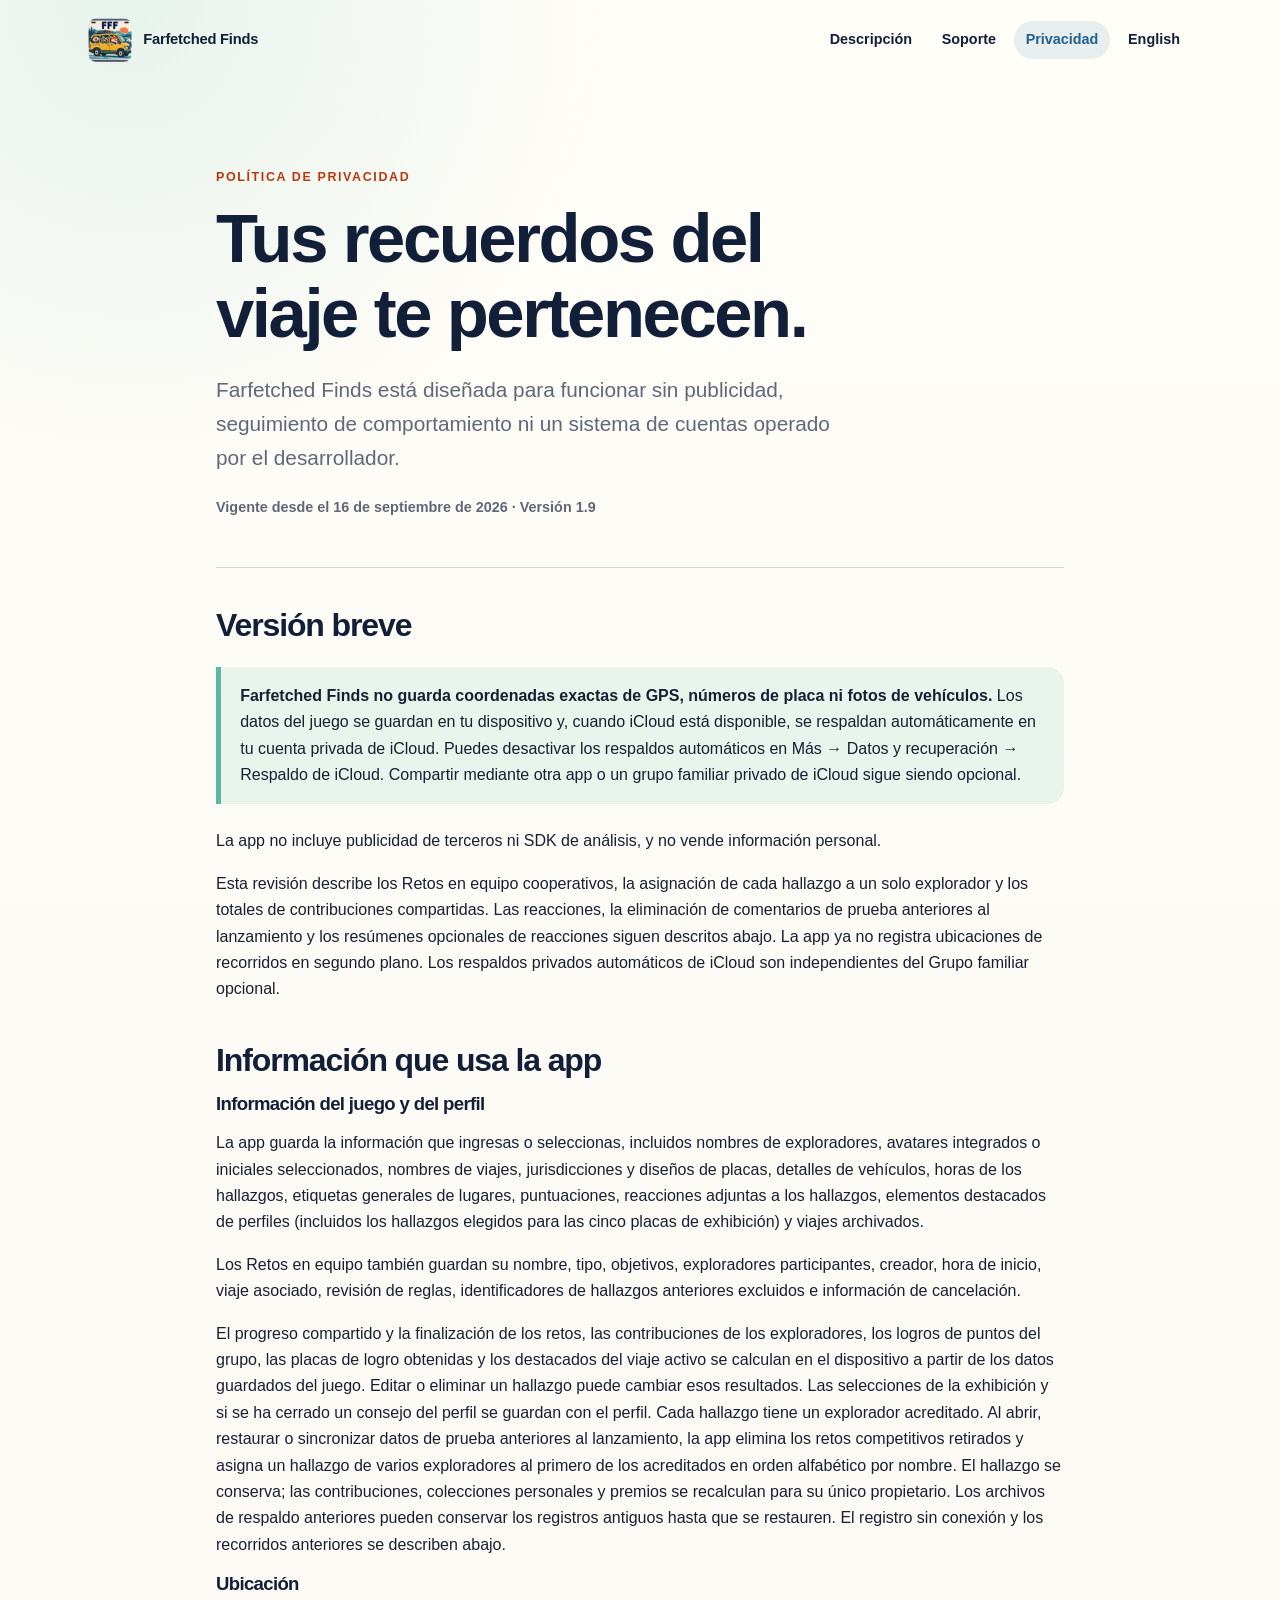
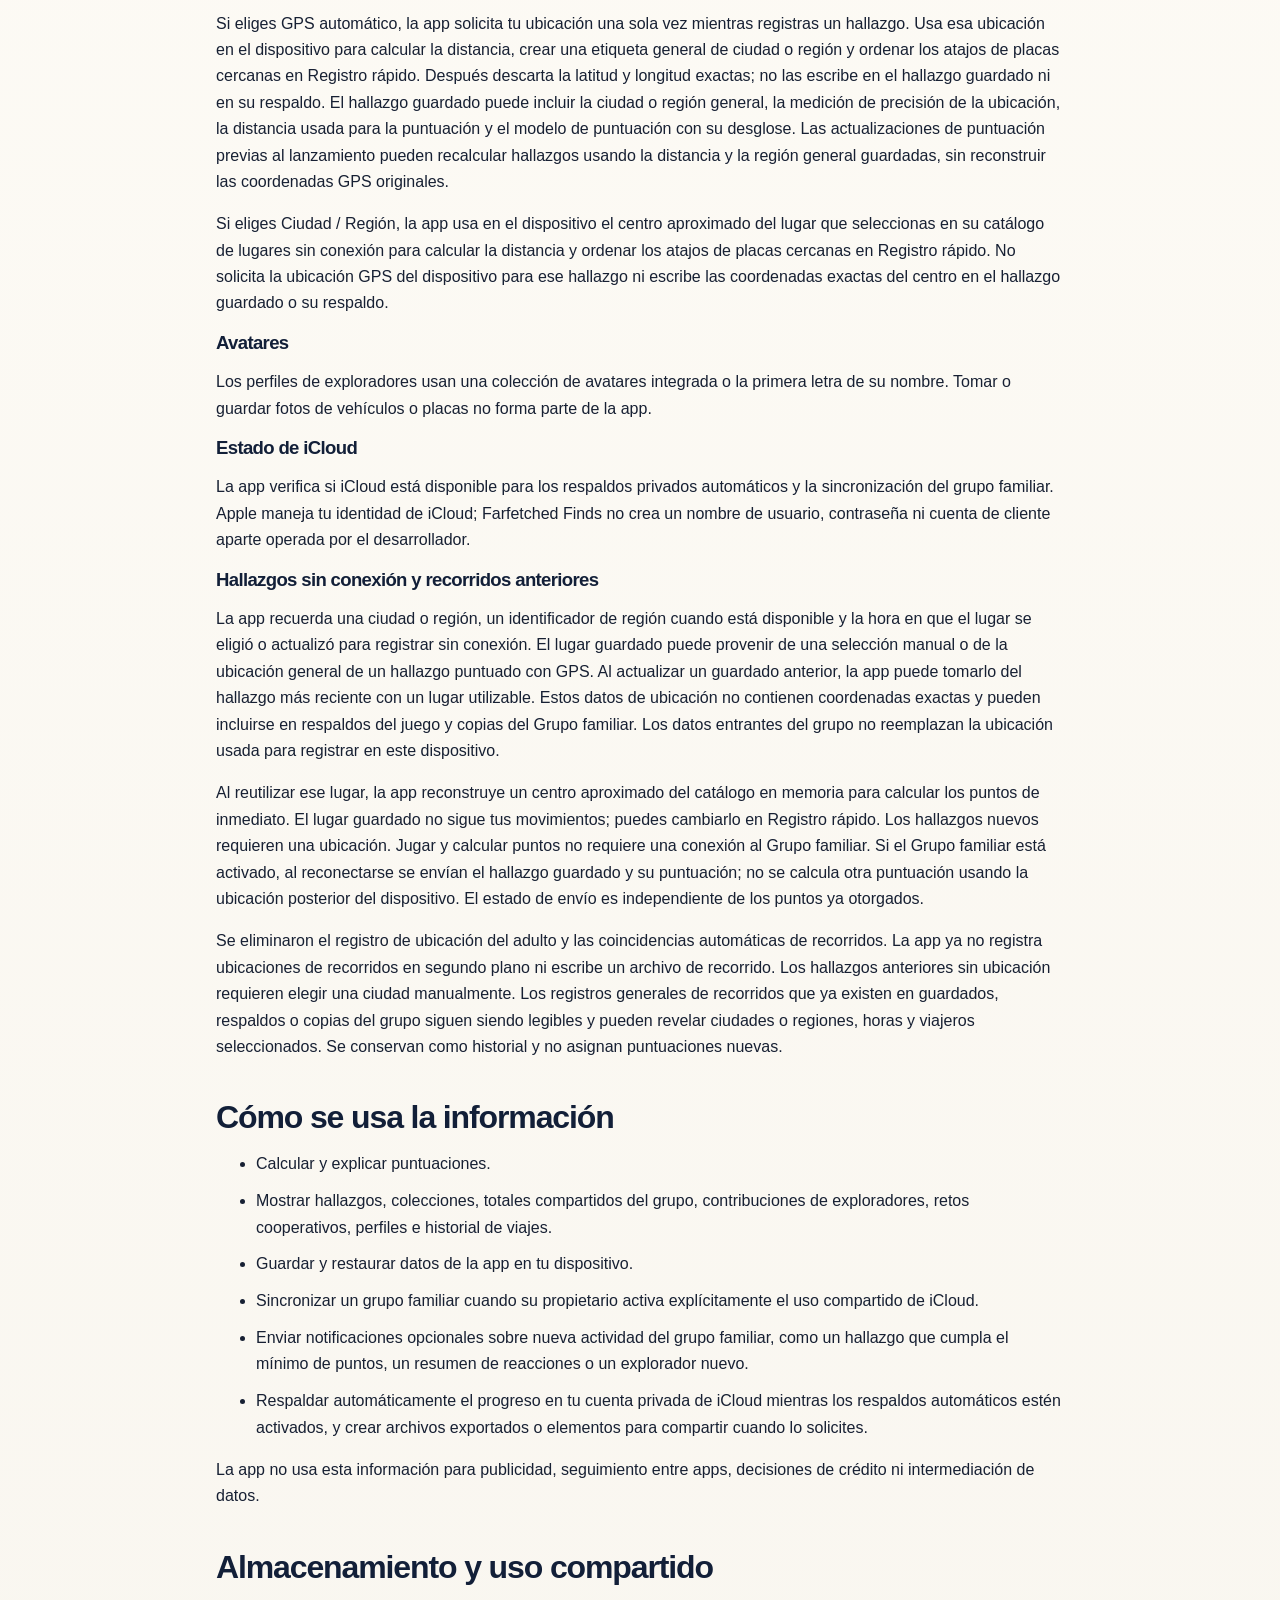
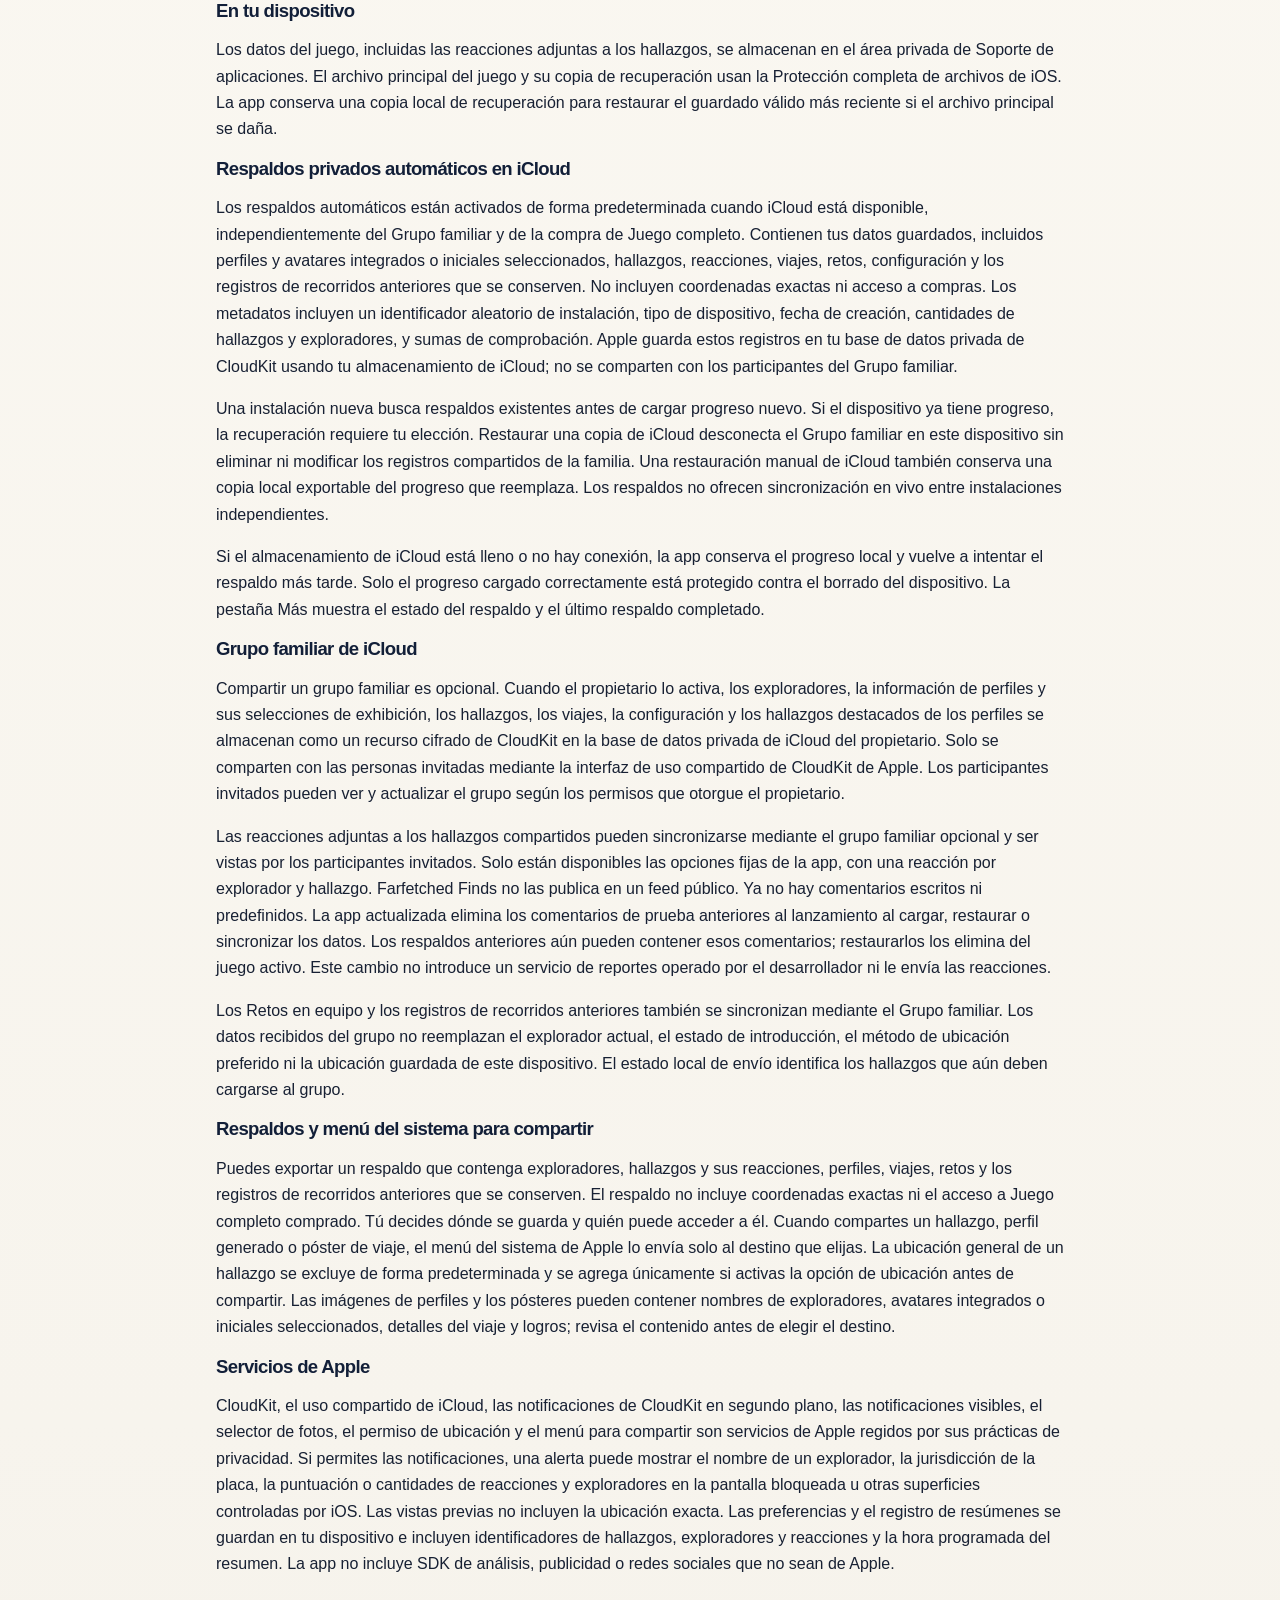
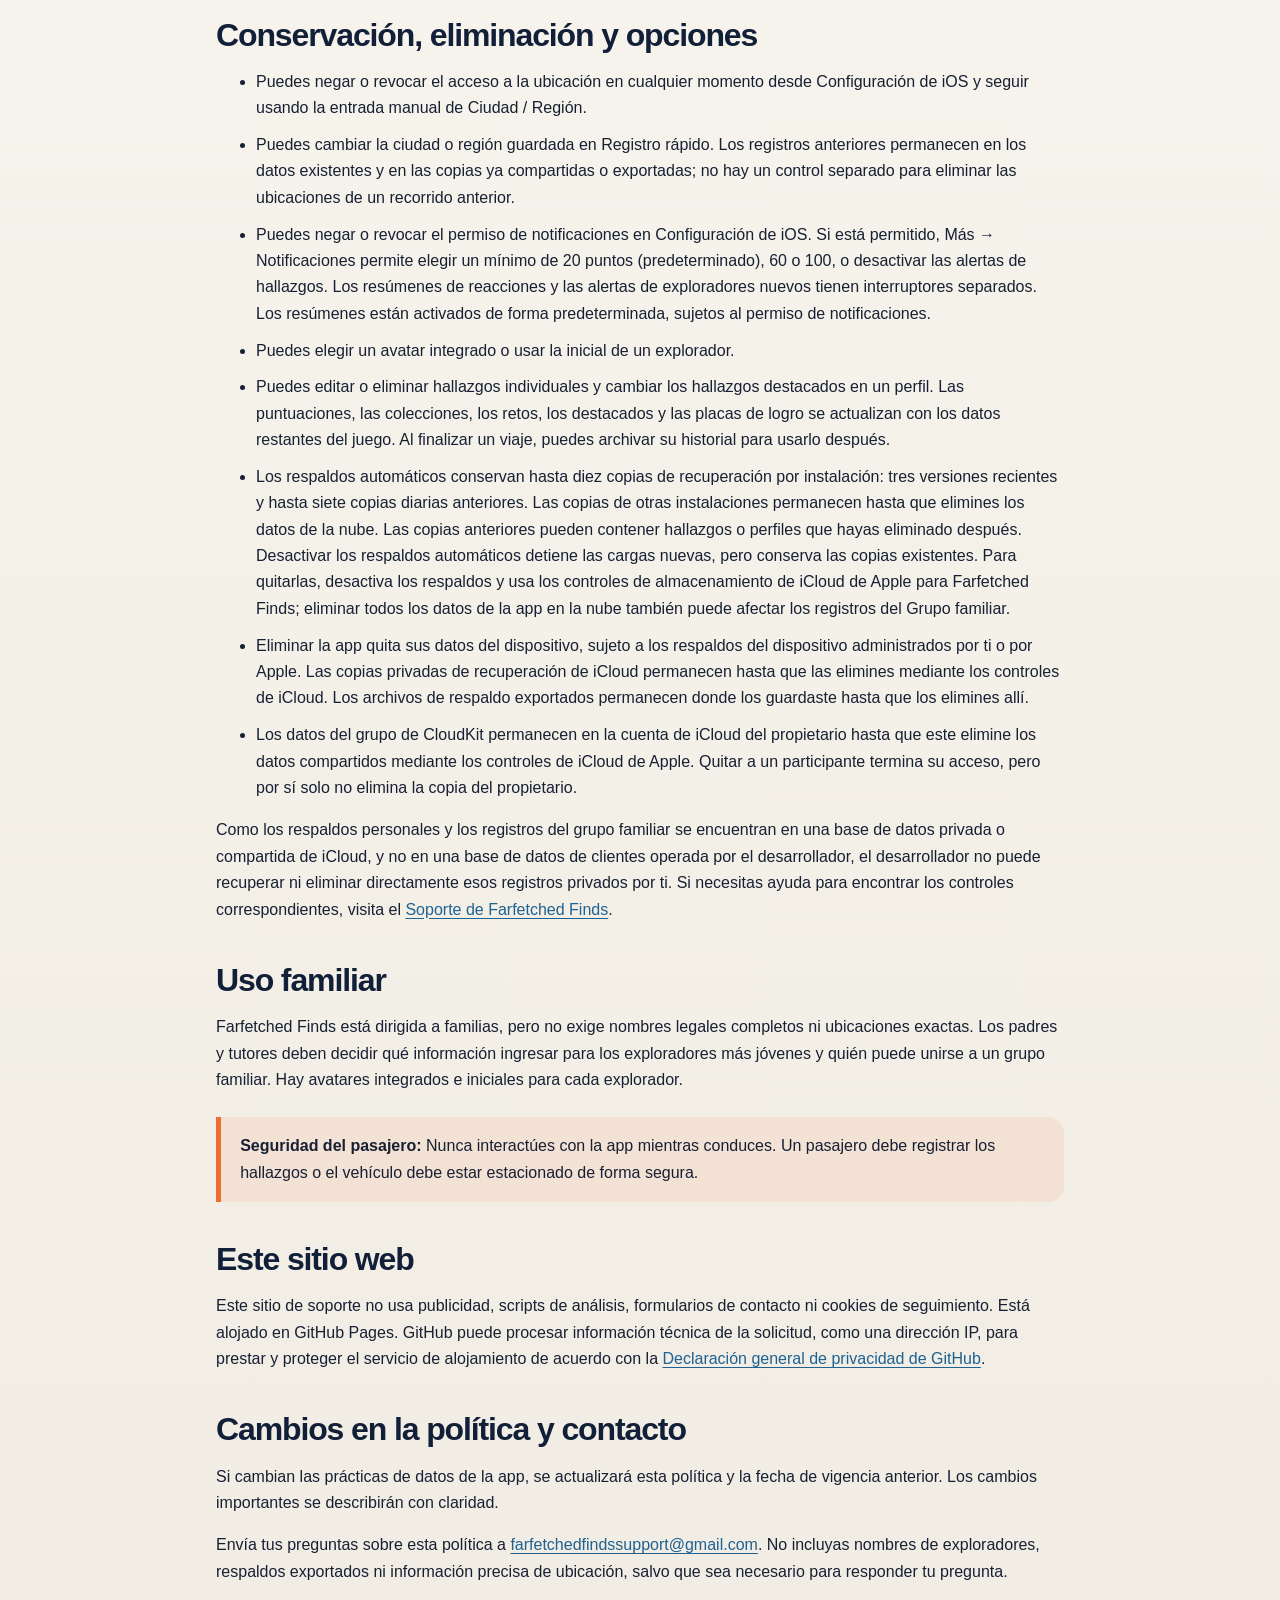
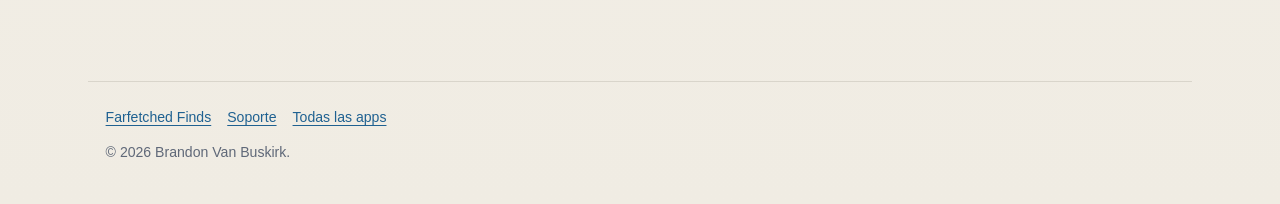
<file: farfetched-finds/es/privacy/index.html>
<!doctype html>
<html lang="es-MX">
  <head>
    <meta charset="utf-8">
    <meta name="viewport" content="width=device-width, initial-scale=1">
    <meta name="description" content="Política de privacidad de la app Farfetched Finds para iPhone y iPad.">
    <meta name="theme-color" content="#121f38">
    <link rel="canonical" href="https://brandonvanbuskirk.github.io/farfetched-finds/es/privacy/">
    <link rel="alternate" hreflang="en" href="https://brandonvanbuskirk.github.io/farfetched-finds/privacy/">
    <link rel="alternate" hreflang="es-MX" href="https://brandonvanbuskirk.github.io/farfetched-finds/es/privacy/">
    <meta property="og:type" content="website">
    <meta property="og:title" content="Política de privacidad — Farfetched Finds">
    <meta property="og:description" content="Cómo maneja Farfetched Finds la ubicación, el juego, los perfiles, los respaldos y el uso compartido opcional de iCloud.">
    <meta property="og:url" content="https://brandonvanbuskirk.github.io/farfetched-finds/es/privacy/">
    <meta property="og:image" content="https://brandonvanbuskirk.github.io/assets/farfetched-finds-social-preview-es.png?v=20260930">
    <meta name="twitter:card" content="summary_large_image">
    <meta name="twitter:title" content="Política de privacidad — Farfetched Finds">
    <meta name="twitter:description" content="Cómo maneja Farfetched Finds la ubicación, el juego, los perfiles, los respaldos y el uso compartido opcional de iCloud.">
    <meta name="twitter:image" content="https://brandonvanbuskirk.github.io/assets/farfetched-finds-social-preview-es.png?v=20260930">
    <title>Política de privacidad — Farfetched Finds</title>
    <link rel="stylesheet" href="../../../assets/site.css?v=20260917">
    <link rel="icon" type="image/png" sizes="32x32" href="../../../assets/farfetched-finds-favicon.png">
    <link rel="apple-touch-icon" sizes="180x180" href="../../../assets/farfetched-finds-apple-touch-icon.png">
  </head>
  <body>
    <a class="skip-link" href="#main">Saltar al contenido</a>
    <header class="site-header">
      <a class="brand" href="../" aria-label="Descripción de Farfetched Finds">
        <img class="brand-icon" src="../../../assets/farfetched-finds-icon.png?v=20260917" width="44" height="44" alt="" aria-hidden="true">
        <span>Farfetched Finds</span>
      </a>
      <nav class="site-nav" aria-label="Navegación principal">
        <a href="../">Descripción</a>
        <a href="../support/">Soporte</a>
        <a aria-current="page" href="./">Privacidad</a>
        <a lang="en" hreflang="en" href="../../privacy/">English</a>
      </nav>
    </header>

    <main class="page-shell" id="main">
      <header class="page-intro">
        <p class="eyebrow">Política de privacidad</p>
        <h1>Tus recuerdos del viaje te pertenecen.</h1>
        <p class="lede">Farfetched Finds está diseñada para funcionar sin publicidad, seguimiento de comportamiento ni un sistema de cuentas operado por el desarrollador.</p>
        <p class="updated">Vigente desde el 16 de septiembre de 2026 · Versión 1.9</p>
      </header>

      <section class="content-section" aria-labelledby="summary">
        <h2 id="summary">Versión breve</h2>
        <div class="callout">
          <strong>Farfetched Finds no guarda coordenadas exactas de GPS, números de placa ni fotos de vehículos.</strong> Los datos del juego se guardan en tu dispositivo y, cuando iCloud está disponible, se respaldan automáticamente en tu cuenta privada de iCloud. Puedes desactivar los respaldos automáticos en Más → Datos y recuperación → Respaldo de iCloud. Compartir mediante otra app o un grupo familiar privado de iCloud sigue siendo opcional.
        </div>
        <p>La app no incluye publicidad de terceros ni SDK de análisis, y no vende información personal.</p>
        <p>Esta revisión describe los Retos en equipo cooperativos, la asignación de cada hallazgo a un solo explorador y los totales de contribuciones compartidas. Las reacciones, la eliminación de comentarios de prueba anteriores al lanzamiento y los resúmenes opcionales de reacciones siguen descritos abajo. La app ya no registra ubicaciones de recorridos en segundo plano. Los respaldos privados automáticos de iCloud son independientes del Grupo familiar opcional.</p>
      </section>

      <section class="content-section" aria-labelledby="data-used">
        <h2 id="data-used">Información que usa la app</h2>
        <h3>Información del juego y del perfil</h3>
        <p>La app guarda la información que ingresas o seleccionas, incluidos nombres de exploradores, avatares integrados o iniciales seleccionados, nombres de viajes, jurisdicciones y diseños de placas, detalles de vehículos, horas de los hallazgos, etiquetas generales de lugares, puntuaciones, reacciones adjuntas a los hallazgos, elementos destacados de perfiles (incluidos los hallazgos elegidos para las cinco placas de exhibición) y viajes archivados.</p>
        <p>Los Retos en equipo también guardan su nombre, tipo, objetivos, exploradores participantes, creador, hora de inicio, viaje asociado, revisión de reglas, identificadores de hallazgos anteriores excluidos e información de cancelación.</p>
        <p>El progreso compartido y la finalización de los retos, las contribuciones de los exploradores, los logros de puntos del grupo, las placas de logro obtenidas y los destacados del viaje activo se calculan en el dispositivo a partir de los datos guardados del juego. Editar o eliminar un hallazgo puede cambiar esos resultados. Las selecciones de la exhibición y si se ha cerrado un consejo del perfil se guardan con el perfil. Cada hallazgo tiene un explorador acreditado. Al abrir, restaurar o sincronizar datos de prueba anteriores al lanzamiento, la app elimina los retos competitivos retirados y asigna un hallazgo de varios exploradores al primero de los acreditados en orden alfabético por nombre. El hallazgo se conserva; las contribuciones, colecciones personales y premios se recalculan para su único propietario. Los archivos de respaldo anteriores pueden conservar los registros antiguos hasta que se restauren. El registro sin conexión y los recorridos anteriores se describen abajo.</p>

        <h3>Ubicación</h3>
        <p>Si eliges GPS automático, la app solicita tu ubicación una sola vez mientras registras un hallazgo. Usa esa ubicación en el dispositivo para calcular la distancia, crear una etiqueta general de ciudad o región y ordenar los atajos de placas cercanas en Registro rápido. Después descarta la latitud y longitud exactas; no las escribe en el hallazgo guardado ni en su respaldo. El hallazgo guardado puede incluir la ciudad o región general, la medición de precisión de la ubicación, la distancia usada para la puntuación y el modelo de puntuación con su desglose. Las actualizaciones de puntuación previas al lanzamiento pueden recalcular hallazgos usando la distancia y la región general guardadas, sin reconstruir las coordenadas GPS originales.</p>
        <p>Si eliges Ciudad / Región, la app usa en el dispositivo el centro aproximado del lugar que seleccionas en su catálogo de lugares sin conexión para calcular la distancia y ordenar los atajos de placas cercanas en Registro rápido. No solicita la ubicación GPS del dispositivo para ese hallazgo ni escribe las coordenadas exactas del centro en el hallazgo guardado o su respaldo.</p>

        <h3>Avatares</h3>
        <p>Los perfiles de exploradores usan una colección de avatares integrada o la primera letra de su nombre. Tomar o guardar fotos de vehículos o placas no forma parte de la app.</p>

        <h3>Estado de iCloud</h3>
        <p>La app verifica si iCloud está disponible para los respaldos privados automáticos y la sincronización del grupo familiar. Apple maneja tu identidad de iCloud; Farfetched Finds no crea un nombre de usuario, contraseña ni cuenta de cliente aparte operada por el desarrollador.</p>
        <h3>Hallazgos sin conexión y recorridos anteriores</h3>
        <p>La app recuerda una ciudad o región, un identificador de región cuando está disponible y la hora en que el lugar se eligió o actualizó para registrar sin conexión. El lugar guardado puede provenir de una selección manual o de la ubicación general de un hallazgo puntuado con GPS. Al actualizar un guardado anterior, la app puede tomarlo del hallazgo más reciente con un lugar utilizable. Estos datos de ubicación no contienen coordenadas exactas y pueden incluirse en respaldos del juego y copias del Grupo familiar. Los datos entrantes del grupo no reemplazan la ubicación usada para registrar en este dispositivo.</p>
        <p>Al reutilizar ese lugar, la app reconstruye un centro aproximado del catálogo en memoria para calcular los puntos de inmediato. El lugar guardado no sigue tus movimientos; puedes cambiarlo en Registro rápido. Los hallazgos nuevos requieren una ubicación. Jugar y calcular puntos no requiere una conexión al Grupo familiar. Si el Grupo familiar está activado, al reconectarse se envían el hallazgo guardado y su puntuación; no se calcula otra puntuación usando la ubicación posterior del dispositivo. El estado de envío es independiente de los puntos ya otorgados.</p>
        <p>Se eliminaron el registro de ubicación del adulto y las coincidencias automáticas de recorridos. La app ya no registra ubicaciones de recorridos en segundo plano ni escribe un archivo de recorrido. Los hallazgos anteriores sin ubicación requieren elegir una ciudad manualmente. Los registros generales de recorridos que ya existen en guardados, respaldos o copias del grupo siguen siendo legibles y pueden revelar ciudades o regiones, horas y viajeros seleccionados. Se conservan como historial y no asignan puntuaciones nuevas.</p>

      </section>

      <section class="content-section" aria-labelledby="use">
        <h2 id="use">Cómo se usa la información</h2>
        <ul>
          <li>Calcular y explicar puntuaciones.</li>
          <li>Mostrar hallazgos, colecciones, totales compartidos del grupo, contribuciones de exploradores, retos cooperativos, perfiles e historial de viajes.</li>
          <li>Guardar y restaurar datos de la app en tu dispositivo.</li>
          <li>Sincronizar un grupo familiar cuando su propietario activa explícitamente el uso compartido de iCloud.</li>
          <li>Enviar notificaciones opcionales sobre nueva actividad del grupo familiar, como un hallazgo que cumpla el mínimo de puntos, un resumen de reacciones o un explorador nuevo.</li>
          <li>Respaldar automáticamente el progreso en tu cuenta privada de iCloud mientras los respaldos automáticos estén activados, y crear archivos exportados o elementos para compartir cuando lo solicites.</li>
        </ul>
        <p>La app no usa esta información para publicidad, seguimiento entre apps, decisiones de crédito ni intermediación de datos.</p>
      </section>

      <section class="content-section" aria-labelledby="storage-sharing">
        <h2 id="storage-sharing">Almacenamiento y uso compartido</h2>
        <h3>En tu dispositivo</h3>
        <p>Los datos del juego, incluidas las reacciones adjuntas a los hallazgos, se almacenan en el área privada de Soporte de aplicaciones. El archivo principal del juego y su copia de recuperación usan la Protección completa de archivos de iOS. La app conserva una copia local de recuperación para restaurar el guardado válido más reciente si el archivo principal se daña.</p>

        <h3>Respaldos privados automáticos en iCloud</h3>
        <p>Los respaldos automáticos están activados de forma predeterminada cuando iCloud está disponible, independientemente del Grupo familiar y de la compra de Juego completo. Contienen tus datos guardados, incluidos perfiles y avatares integrados o iniciales seleccionados, hallazgos, reacciones, viajes, retos, configuración y los registros de recorridos anteriores que se conserven. No incluyen coordenadas exactas ni acceso a compras. Los metadatos incluyen un identificador aleatorio de instalación, tipo de dispositivo, fecha de creación, cantidades de hallazgos y exploradores, y sumas de comprobación. Apple guarda estos registros en tu base de datos privada de CloudKit usando tu almacenamiento de iCloud; no se comparten con los participantes del Grupo familiar.</p>
        <p>Una instalación nueva busca respaldos existentes antes de cargar progreso nuevo. Si el dispositivo ya tiene progreso, la recuperación requiere tu elección. Restaurar una copia de iCloud desconecta el Grupo familiar en este dispositivo sin eliminar ni modificar los registros compartidos de la familia. Una restauración manual de iCloud también conserva una copia local exportable del progreso que reemplaza. Los respaldos no ofrecen sincronización en vivo entre instalaciones independientes.</p>
        <p>Si el almacenamiento de iCloud está lleno o no hay conexión, la app conserva el progreso local y vuelve a intentar el respaldo más tarde. Solo el progreso cargado correctamente está protegido contra el borrado del dispositivo. La pestaña Más muestra el estado del respaldo y el último respaldo completado.</p>

        <h3>Grupo familiar de iCloud</h3>
        <p>Compartir un grupo familiar es opcional. Cuando el propietario lo activa, los exploradores, la información de perfiles y sus selecciones de exhibición, los hallazgos, los viajes, la configuración y los hallazgos destacados de los perfiles se almacenan como un recurso cifrado de CloudKit en la base de datos privada de iCloud del propietario. Solo se comparten con las personas invitadas mediante la interfaz de uso compartido de CloudKit de Apple. Los participantes invitados pueden ver y actualizar el grupo según los permisos que otorgue el propietario.</p>
        <p>Las reacciones adjuntas a los hallazgos compartidos pueden sincronizarse mediante el grupo familiar opcional y ser vistas por los participantes invitados. Solo están disponibles las opciones fijas de la app, con una reacción por explorador y hallazgo. Farfetched Finds no las publica en un feed público. Ya no hay comentarios escritos ni predefinidos. La app actualizada elimina los comentarios de prueba anteriores al lanzamiento al cargar, restaurar o sincronizar los datos. Los respaldos anteriores aún pueden contener esos comentarios; restaurarlos los elimina del juego activo. Este cambio no introduce un servicio de reportes operado por el desarrollador ni le envía las reacciones.</p>
        <p>Los Retos en equipo y los registros de recorridos anteriores también se sincronizan mediante el Grupo familiar. Los datos recibidos del grupo no reemplazan el explorador actual, el estado de introducción, el método de ubicación preferido ni la ubicación guardada de este dispositivo. El estado local de envío identifica los hallazgos que aún deben cargarse al grupo.</p>

        <h3>Respaldos y menú del sistema para compartir</h3>
        <p>Puedes exportar un respaldo que contenga exploradores, hallazgos y sus reacciones, perfiles, viajes, retos y los registros de recorridos anteriores que se conserven. El respaldo no incluye coordenadas exactas ni el acceso a Juego completo comprado. Tú decides dónde se guarda y quién puede acceder a él. Cuando compartes un hallazgo, perfil generado o póster de viaje, el menú del sistema de Apple lo envía solo al destino que elijas. La ubicación general de un hallazgo se excluye de forma predeterminada y se agrega únicamente si activas la opción de ubicación antes de compartir. Las imágenes de perfiles y los pósteres pueden contener nombres de exploradores, avatares integrados o iniciales seleccionados, detalles del viaje y logros; revisa el contenido antes de elegir el destino.</p>

        <h3>Servicios de Apple</h3>
        <p>CloudKit, el uso compartido de iCloud, las notificaciones de CloudKit en segundo plano, las notificaciones visibles, el selector de fotos, el permiso de ubicación y el menú para compartir son servicios de Apple regidos por sus prácticas de privacidad. Si permites las notificaciones, una alerta puede mostrar el nombre de un explorador, la jurisdicción de la placa, la puntuación o cantidades de reacciones y exploradores en la pantalla bloqueada u otras superficies controladas por iOS. Las vistas previas no incluyen la ubicación exacta. Las preferencias y el registro de resúmenes se guardan en tu dispositivo e incluyen identificadores de hallazgos, exploradores y reacciones y la hora programada del resumen. La app no incluye SDK de análisis, publicidad o redes sociales que no sean de Apple.</p>
      </section>

      <section class="content-section" aria-labelledby="retention">
        <h2 id="retention">Conservación, eliminación y opciones</h2>
        <ul>
          <li>Puedes negar o revocar el acceso a la ubicación en cualquier momento desde Configuración de iOS y seguir usando la entrada manual de Ciudad / Región.</li>
          <li>Puedes cambiar la ciudad o región guardada en Registro rápido. Los registros anteriores permanecen en los datos existentes y en las copias ya compartidas o exportadas; no hay un control separado para eliminar las ubicaciones de un recorrido anterior.</li>
          <li>Puedes negar o revocar el permiso de notificaciones en Configuración de iOS. Si está permitido, Más → Notificaciones permite elegir un mínimo de 20 puntos (predeterminado), 60 o 100, o desactivar las alertas de hallazgos. Los resúmenes de reacciones y las alertas de exploradores nuevos tienen interruptores separados. Los resúmenes están activados de forma predeterminada, sujetos al permiso de notificaciones.</li>
          <li>Puedes elegir un avatar integrado o usar la inicial de un explorador.</li>
          <li>Puedes editar o eliminar hallazgos individuales y cambiar los hallazgos destacados en un perfil. Las puntuaciones, las colecciones, los retos, los destacados y las placas de logro se actualizan con los datos restantes del juego. Al finalizar un viaje, puedes archivar su historial para usarlo después.</li>
          <li>Los respaldos automáticos conservan hasta diez copias de recuperación por instalación: tres versiones recientes y hasta siete copias diarias anteriores. Las copias de otras instalaciones permanecen hasta que elimines los datos de la nube. Las copias anteriores pueden contener hallazgos o perfiles que hayas eliminado después. Desactivar los respaldos automáticos detiene las cargas nuevas, pero conserva las copias existentes. Para quitarlas, desactiva los respaldos y usa los controles de almacenamiento de iCloud de Apple para Farfetched Finds; eliminar todos los datos de la app en la nube también puede afectar los registros del Grupo familiar.</li>
          <li>Eliminar la app quita sus datos del dispositivo, sujeto a los respaldos del dispositivo administrados por ti o por Apple. Las copias privadas de recuperación de iCloud permanecen hasta que las elimines mediante los controles de iCloud. Los archivos de respaldo exportados permanecen donde los guardaste hasta que los elimines allí.</li>
          <li>Los datos del grupo de CloudKit permanecen en la cuenta de iCloud del propietario hasta que este elimine los datos compartidos mediante los controles de iCloud de Apple. Quitar a un participante termina su acceso, pero por sí solo no elimina la copia del propietario.</li>
        </ul>
        <p>Como los respaldos personales y los registros del grupo familiar se encuentran en una base de datos privada o compartida de iCloud, y no en una base de datos de clientes operada por el desarrollador, el desarrollador no puede recuperar ni eliminar directamente esos registros privados por ti. Si necesitas ayuda para encontrar los controles correspondientes, visita el <a href="../support/">Soporte de Farfetched Finds</a>.</p>
      </section>

      <section class="content-section" aria-labelledby="family">
        <h2 id="family">Uso familiar</h2>
        <p>Farfetched Finds está dirigida a familias, pero no exige nombres legales completos ni ubicaciones exactas. Los padres y tutores deben decidir qué información ingresar para los exploradores más jóvenes y quién puede unirse a un grupo familiar. Hay avatares integrados e iniciales para cada explorador.</p>
        <div class="callout warning">
          <strong>Seguridad del pasajero:</strong> Nunca interactúes con la app mientras conduces. Un pasajero debe registrar los hallazgos o el vehículo debe estar estacionado de forma segura.
        </div>
      </section>

      <section class="content-section" aria-labelledby="website">
        <h2 id="website">Este sitio web</h2>
        <p>Este sitio de soporte no usa publicidad, scripts de análisis, formularios de contacto ni cookies de seguimiento. Está alojado en GitHub Pages. GitHub puede procesar información técnica de la solicitud, como una dirección IP, para prestar y proteger el servicio de alojamiento de acuerdo con la <a href="https://docs.github.com/es/site-policy/privacy-policies/github-general-privacy-statement">Declaración general de privacidad de GitHub</a>.</p>
      </section>

      <section class="content-section" aria-labelledby="changes-contact">
        <h2 id="changes-contact">Cambios en la política y contacto</h2>
        <p>Si cambian las prácticas de datos de la app, se actualizará esta política y la fecha de vigencia anterior. Los cambios importantes se describirán con claridad.</p>
        <p>Envía tus preguntas sobre esta política a <a href="mailto:farfetchedfindssupport@gmail.com?subject=Privacidad%20de%20Farfetched%20Finds">farfetchedfindssupport@gmail.com</a>. No incluyas nombres de exploradores, respaldos exportados ni información precisa de ubicación, salvo que sea necesario para responder tu pregunta.</p>
      </section>
    </main>

    <footer class="site-footer">
      <nav aria-label="Navegación del pie de página">
        <a href="../">Farfetched Finds</a>
        <a href="../support/">Soporte</a>
        <a href="../../../">Todas las apps</a>
      </nav>
      <span>© 2026 Brandon Van Buskirk.</span>
    </footer>
  </body>
</html>
</file>
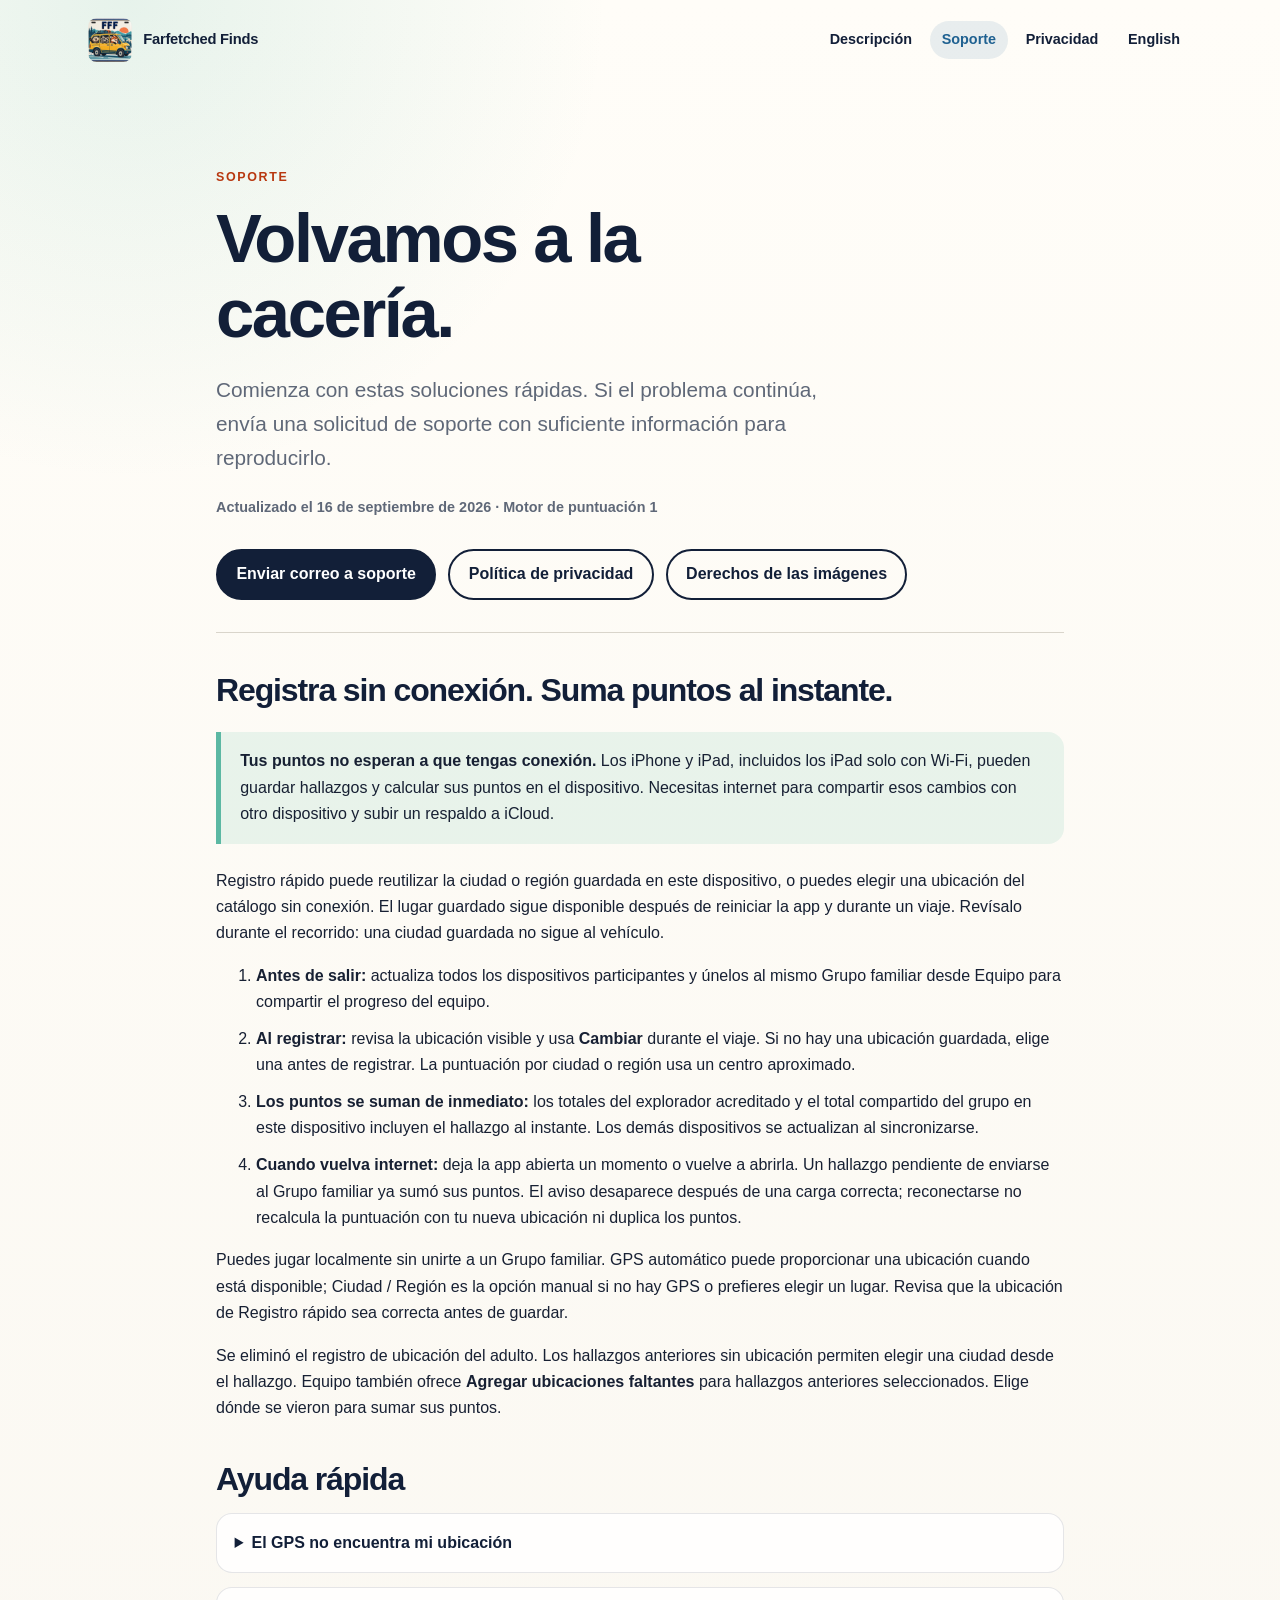
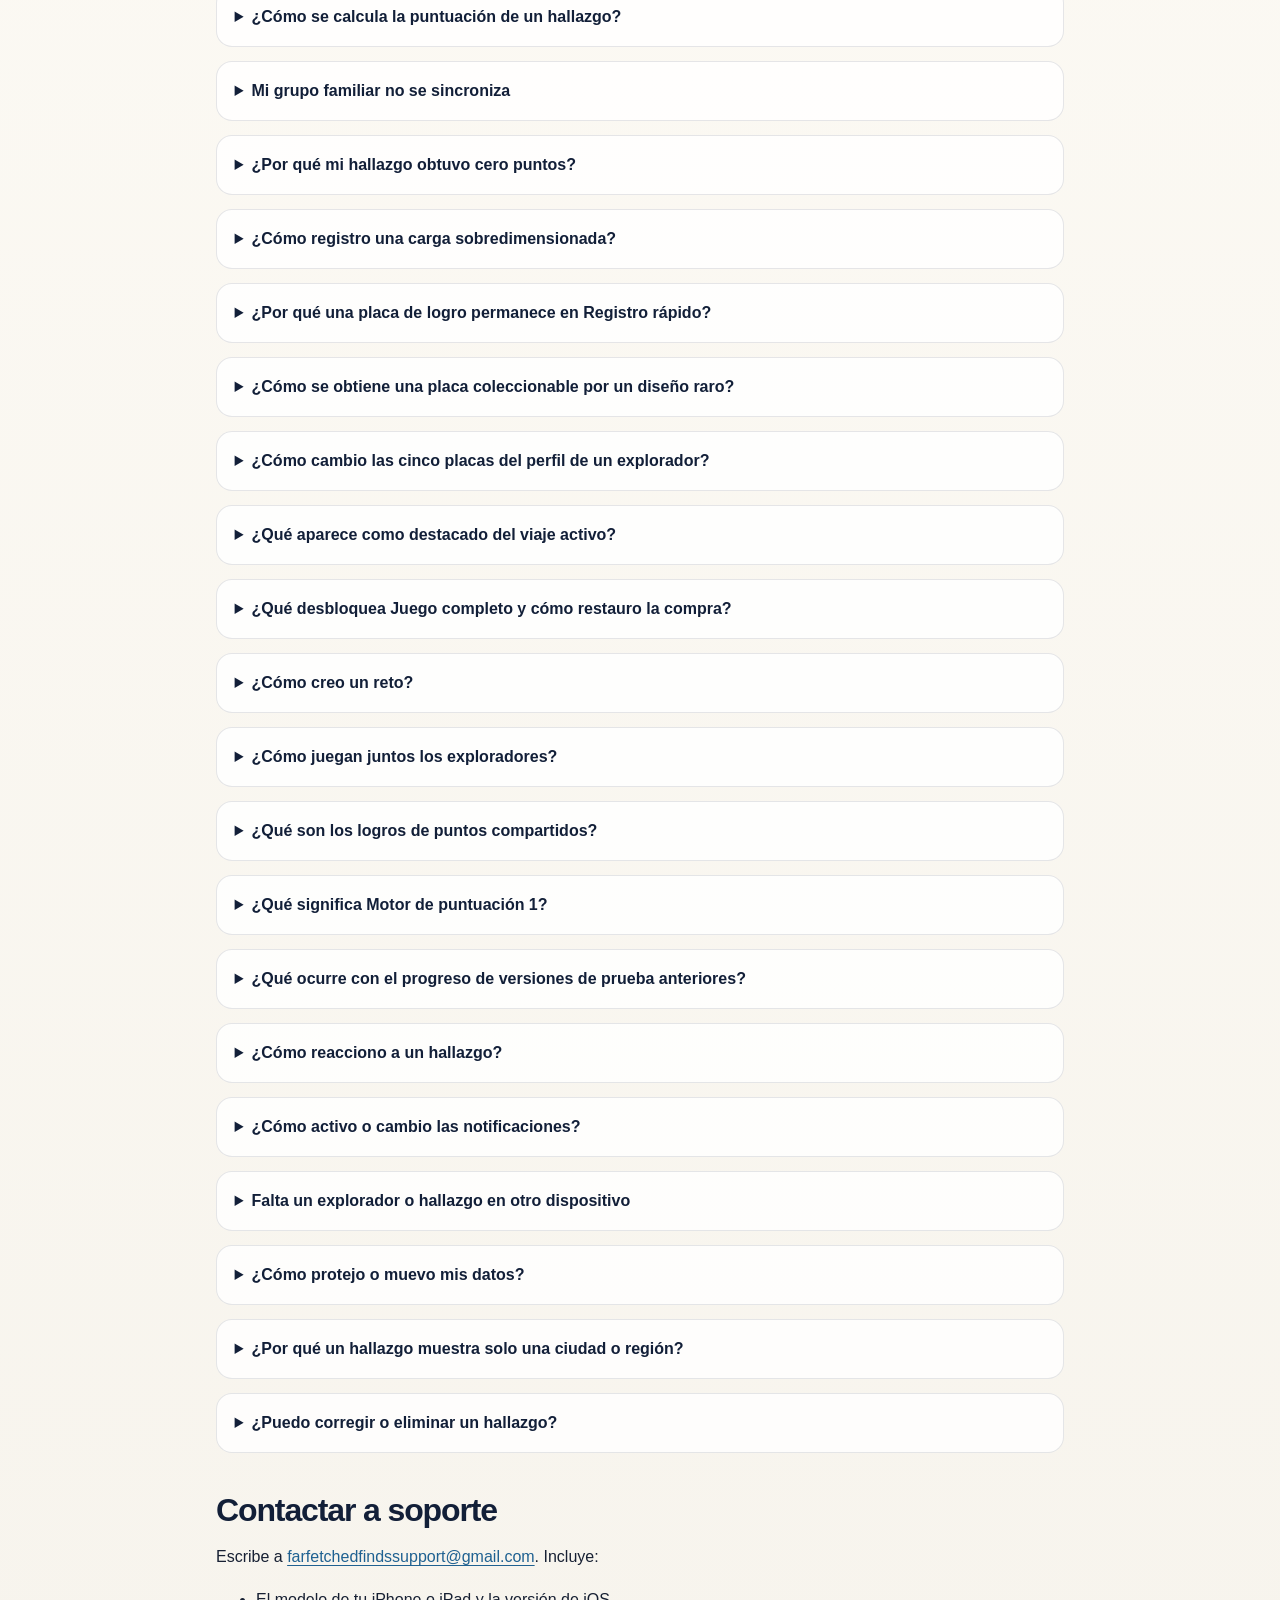
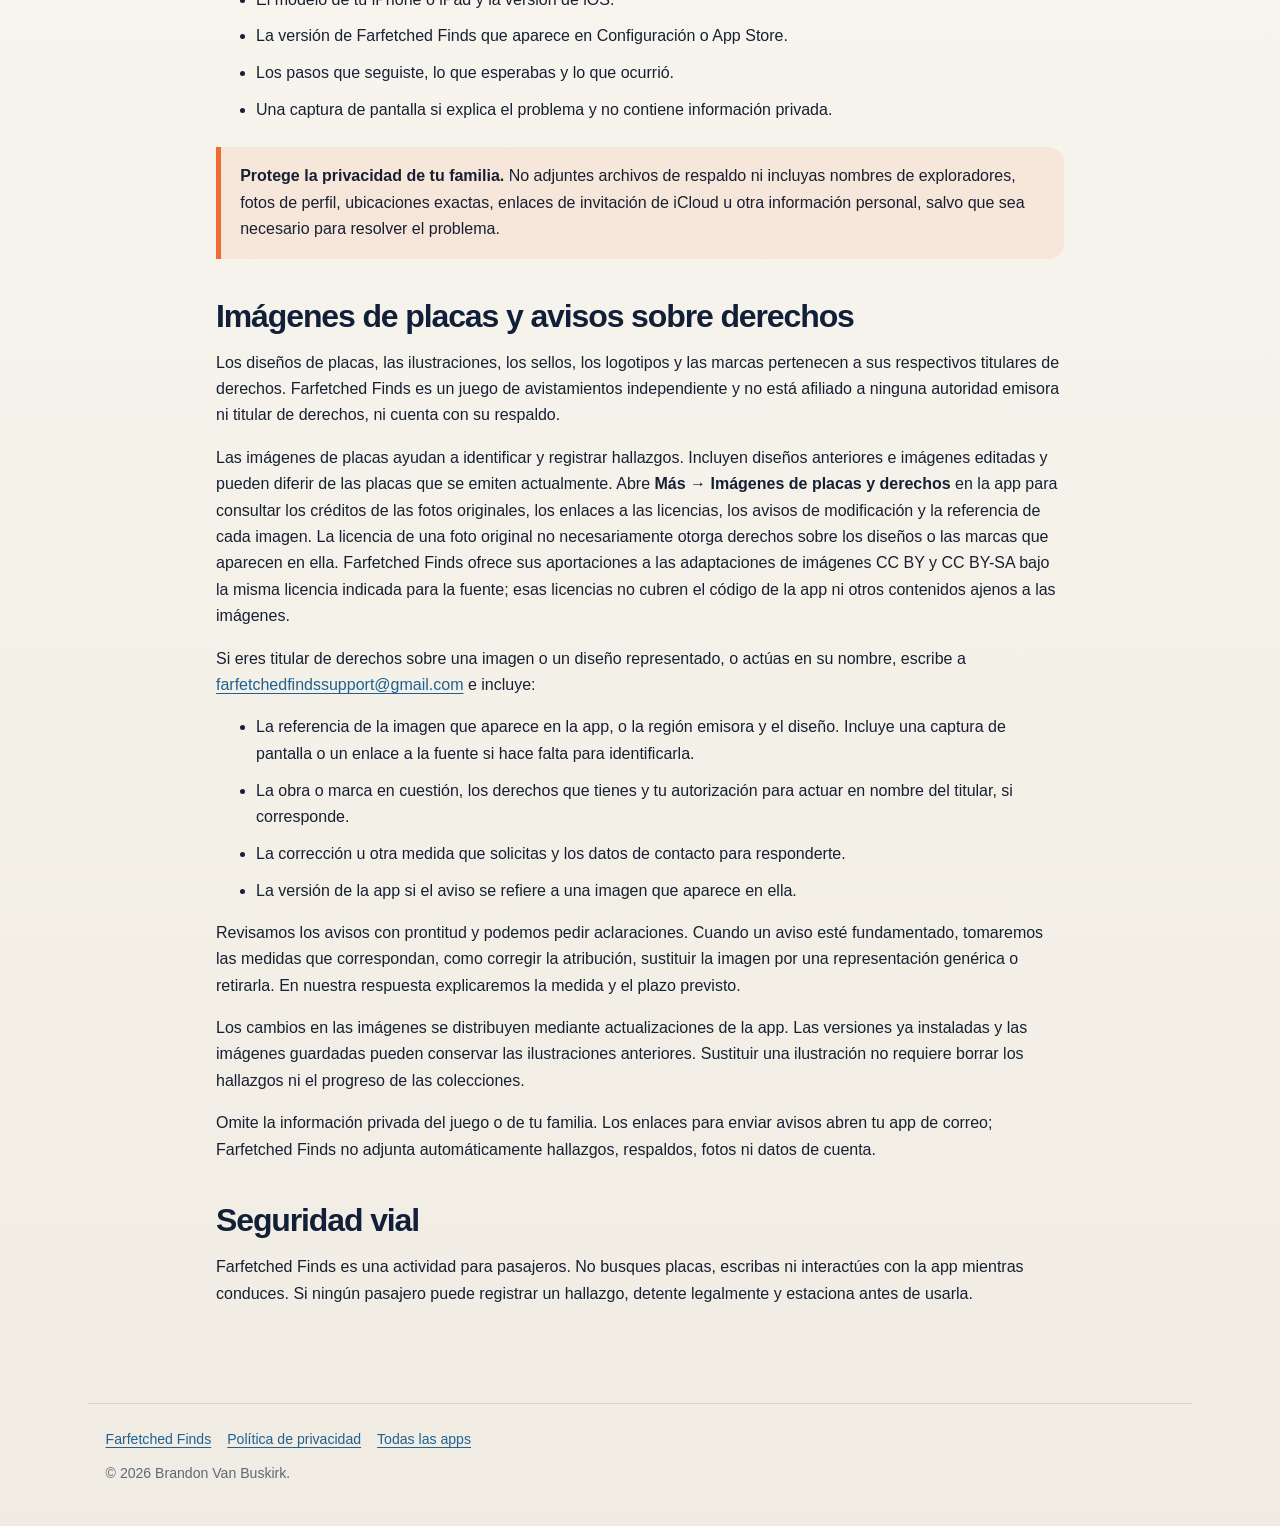
<file: farfetched-finds/es/support/index.html>
<!doctype html>
<html lang="es-MX">
  <head>
    <meta charset="utf-8">
    <meta name="viewport" content="width=device-width, initial-scale=1">
    <meta name="description" content="Ayuda con hallazgos sin conexión, puntuación, compras, sincronización de iCloud y respaldos en Farfetched Finds.">
    <meta name="theme-color" content="#121f38">
    <link rel="canonical" href="https://brandonvanbuskirk.github.io/farfetched-finds/es/support/">
    <link rel="alternate" hreflang="en" href="https://brandonvanbuskirk.github.io/farfetched-finds/support/">
    <link rel="alternate" hreflang="es-MX" href="https://brandonvanbuskirk.github.io/farfetched-finds/es/support/">
    <meta property="og:type" content="website">
    <meta property="og:title" content="Soporte — Farfetched Finds">
    <meta property="og:description" content="Ayuda con hallazgos sin conexión, puntuación, compras, sincronización de iCloud y respaldos en Farfetched Finds.">
    <meta property="og:url" content="https://brandonvanbuskirk.github.io/farfetched-finds/es/support/">
    <meta property="og:image" content="https://brandonvanbuskirk.github.io/assets/farfetched-finds-social-preview-es.png?v=20260930">
    <meta name="twitter:card" content="summary_large_image">
    <meta name="twitter:title" content="Soporte — Farfetched Finds">
    <meta name="twitter:description" content="Ayuda con hallazgos sin conexión, puntuación, compras, sincronización de iCloud y respaldos en Farfetched Finds.">
    <meta name="twitter:image" content="https://brandonvanbuskirk.github.io/assets/farfetched-finds-social-preview-es.png?v=20260930">
    <title>Soporte — Farfetched Finds</title>
    <link rel="stylesheet" href="../../../assets/site.css?v=20260917">
    <link rel="icon" type="image/png" sizes="32x32" href="../../../assets/farfetched-finds-favicon.png">
    <link rel="apple-touch-icon" sizes="180x180" href="../../../assets/farfetched-finds-apple-touch-icon.png">
  </head>
  <body>
    <a class="skip-link" href="#main">Saltar al contenido</a>
    <header class="site-header">
      <a class="brand" href="../" aria-label="Descripción de Farfetched Finds">
        <img class="brand-icon" src="../../../assets/farfetched-finds-icon.png?v=20260917" width="44" height="44" alt="" aria-hidden="true">
        <span>Farfetched Finds</span>
      </a>
      <nav class="site-nav" aria-label="Navegación principal">
        <a href="../">Descripción</a>
        <a aria-current="page" href="./">Soporte</a>
        <a href="../privacy/">Privacidad</a>
        <a lang="en" hreflang="en" href="../../support/">English</a>
      </nav>
    </header>

    <main class="page-shell" id="main">
      <header class="page-intro">
        <p class="eyebrow">Soporte</p>
        <h1>Volvamos a la cacería.</h1>
        <p class="lede">Comienza con estas soluciones rápidas. Si el problema continúa, envía una solicitud de soporte con suficiente información para reproducirlo.</p>
        <p class="updated">Actualizado el 16 de septiembre de 2026 · Motor de puntuación 1</p>
        <div class="actions">
          <a class="button primary" href="mailto:farfetchedfindssupport@gmail.com?subject=Soporte%20de%20Farfetched%20Finds">Enviar correo a soporte</a>
          <a class="button secondary" href="../privacy/">Política de privacidad</a>
          <a class="button secondary" href="#artwork-rights">Derechos de las imágenes</a>
        </div>
      </header>

      <section class="content-section" aria-labelledby="offline-logging">
        <h2 id="offline-logging">Registra sin conexión. Suma puntos al instante.</h2>
        <div class="callout">
          <strong>Tus puntos no esperan a que tengas conexión.</strong> Los iPhone y iPad, incluidos los iPad solo con Wi-Fi, pueden guardar hallazgos y calcular sus puntos en el dispositivo. Necesitas internet para compartir esos cambios con otro dispositivo y subir un respaldo a iCloud.
        </div>
        <p>Registro rápido puede reutilizar la ciudad o región guardada en este dispositivo, o puedes elegir una ubicación del catálogo sin conexión. El lugar guardado sigue disponible después de reiniciar la app y durante un viaje. Revísalo durante el recorrido: una ciudad guardada no sigue al vehículo.</p>
        <ol>
          <li><strong>Antes de salir:</strong> actualiza todos los dispositivos participantes y únelos al mismo Grupo familiar desde Equipo para compartir el progreso del equipo.</li>
          <li><strong>Al registrar:</strong> revisa la ubicación visible y usa <strong>Cambiar</strong> durante el viaje. Si no hay una ubicación guardada, elige una antes de registrar. La puntuación por ciudad o región usa un centro aproximado.</li>
          <li><strong>Los puntos se suman de inmediato:</strong> los totales del explorador acreditado y el total compartido del grupo en este dispositivo incluyen el hallazgo al instante. Los demás dispositivos se actualizan al sincronizarse.</li>
          <li><strong>Cuando vuelva internet:</strong> deja la app abierta un momento o vuelve a abrirla. Un hallazgo pendiente de enviarse al Grupo familiar ya sumó sus puntos. El aviso desaparece después de una carga correcta; reconectarse no recalcula la puntuación con tu nueva ubicación ni duplica los puntos.</li>
        </ol>
        <p>Puedes jugar localmente sin unirte a un Grupo familiar. GPS automático puede proporcionar una ubicación cuando está disponible; Ciudad / Región es la opción manual si no hay GPS o prefieres elegir un lugar. Revisa que la ubicación de Registro rápido sea correcta antes de guardar.</p>
        <p>Se eliminó el registro de ubicación del adulto. Los hallazgos anteriores sin ubicación permiten elegir una ciudad desde el hallazgo. Equipo también ofrece <strong>Agregar ubicaciones faltantes</strong> para hallazgos anteriores seleccionados. Elige dónde se vieron para sumar sus puntos.</p>
      </section>

      <section class="content-section" aria-labelledby="quick-help">
        <h2 id="quick-help">Ayuda rápida</h2>
        <div class="faq">
          <details>
            <summary>El GPS no encuentra mi ubicación</summary>
            <p>Comprueba que Localización esté activada para Farfetched Finds en Configuración de iOS y que la app pueda usar tu ubicación mientras está abierta. Inténtalo de nuevo al aire libre o cerca de una ventana. Siempre puedes elegir Ciudad / Región y registrar el hallazgo manualmente sin GPS.</p>
          </details>
          <details>
            <summary>¿Cómo se calcula la puntuación de un hallazgo?</summary>
            <p>El motor de puntuación 1 funciona completamente en el dispositivo. Considera la distancia desde el límite de origen de la placa, la cantidad de vehículos registrados, las conexiones con regiones cercanas, el aislamiento y las barreras fronterizas o acuáticas. Hawái y otros lugares de origen que requieren transportar vehículos por mar usan un modelo de transporte compartido.</p>
            <p>Los diseños de placa identificados, los colores poco comunes elegibles y los tipos de vehículo inusuales pueden añadir bonificaciones en puntos enteros. La rareza de los atributos usa el origen de la placa, con datos nacionales cuando faltan datos regionales. Los atributos estimados en el 2.5% o más de la flota de origen no reciben bono de rareza. Por debajo de ese porcentaje, una curva compartida ajusta la exposición en carretera y la visibilidad, sin un límite máximo general ni un premio mínimo garantizado. Son estimaciones del juego, no probabilidades medidas de ver un vehículo. Las categorías genéricas de placa y los diseños desconocidos no reciben un bono de diseño supuesto. Las placas personalizadas y de accesibilidad añaden cero puntos. Los camiones madereros con origen en California obtienen 44 puntos por tipo de vehículo dondequiera que se encuentren.</p>
            <p>Los triciclos motorizados y autociclos obtienen 60 puntos por tipo de vehículo; los blindados, 300; y las cargas sobredimensionadas, 50. Los pequeños vehículos cerrados de control de estacionamiento de tres o cuatro ruedas obtienen 14; los de tamaño normal usan sus categorías habituales. Son premios explícitos del juego. Policía, bomberos, ambulancias y microvehículos de control de estacionamiento incluyen automáticamente el componente de puntuación gubernamental sin un segundo bono. Los demás vehículos necesitan una placa identificable de Gobierno / Exento para obtener +2.</p>
            <p>La pintura rosa añade 111 puntos; morada, 6; amarilla, 3; dorada o naranja, 2; y un acabado multicolor personalizado, 10. Verde, marrón, beige y tostado añaden cero. Los bonos de color se aplican a las categorías elegibles de vehículos personales; los vehículos comerciales, de servicio, blindados y de carga sobredimensionada no reciben bonos de color. Los programas de placas tribales o de miembros identificados usan estimaciones provisionales de flota basadas en población y cuentan una sola vez; los puntos de viaje requieren una región de registro respaldada. Una placa tribal sin identificar no recibe bonos supuestos de programa ni de origen.</p>
            <p>Un vehículo sin placa obtiene 25 puntos como hallazgo especial, más las bonificaciones elegibles por vehículo y color. No se aplica ninguna bonificación por origen ni por placa personalizada. La etiqueta describe la ausencia de placa sin afirmar que el vehículo sea ilegal.</p>
            <p>Cada hallazgo suma los puntos por origen, detalles de placa, color elegible y tipo de vehículo, sin multiplicador por combinación. Las placas de logro coleccionables no añaden puntos numéricos. Un hallazgo de cero puntos sigue contando para tu colección. El estado de una ciudad elegida explícitamente se usa como región del hallazgo, incluso cerca de costas y límites estatales. Los hallazgos anteriores pueden actualizarse cuando se aplica una revisión de puntuación al abrir, restaurar o sincronizar los datos guardados, usando su distancia y región general guardadas. Reconectarse a internet por sí solo no cambia la puntuación.</p>
          </details>
          <details>
            <summary>Mi grupo familiar no se sincroniza</summary>
            <p>Confirma que cada participante haya iniciado sesión en iCloud, tenga iCloud Drive disponible y use la invitación al grupo familiar enviada por el propietario. Mantén la app abierta un momento después de reconectarte. Los cambios sin conexión se guardan y se vuelven a intentar cuando regresa el servicio.</p>
          </details>
          <details>
            <summary>¿Por qué mi hallazgo obtuvo cero puntos?</summary>
            <p>Una placa común vista en su estado o región de origen puede obtener cero puntos si no tiene detalles que sumen bonificaciones. El hallazgo queda guardado y cuenta para tu colección. Una placa, color o tipo de vehículo nuevo puede aumentar el progreso de la colección, y los hallazgos que cumplan los requisitos pueden avanzar un reto.</p>
          </details>
          <details>
            <summary>¿Cómo registro una carga sobredimensionada?</summary>
            <p>Elige <strong>Carga sobredimensionada</strong> como tipo de vehículo. Es un solo hallazgo que vale 50 puntos por tipo de vehículo, incluidos los transportes de casas o casas móviles. No necesitas identificar el vehículo que la transporta. El origen y los detalles elegibles de placa pueden sumar puntos, pero no se agrega otro premio por el vehículo transportador ni un bono de color.</p>
          </details>
          <details>
            <summary>¿Por qué una placa de logro permanece en Registro rápido?</summary>
            <p>Registro rápido conserva la placa de logro obtenida más recientemente hasta que otro evento otorgue una nueva, incluso entre viajes y al reiniciar la app. Toca la placa para ver cómo la ganaste. Editar o eliminar el hallazgo que la respalda puede quitar ese logro y mostrar una placa anterior; si no queda ninguna, aparece PL8HUNT.</p>
          </details>
          <details>
            <summary>¿Cómo se obtiene una placa coleccionable por un diseño raro?</summary>
            <p>Un diseño histórico o especial identificado puede otorgar <strong>RARA</strong> cuando su proporción activa estimada en la región emisora es mayor al 0.1% y de hasta el 1%, o <strong>GRIAL</strong> si es del 0.1% o menos. Son niveles separados: el mismo hallazgo no obtiene ambos. La región elegida debe corresponder al diseño respaldado. Los diseños desconocidos y las categorías genéricas no califican. Cada placa se obtiene una vez por explorador, independientemente de los puntos totales del hallazgo, y no añade un bono numérico.</p>
          </details>
          <details>
            <summary>¿Cómo cambio las cinco placas del perfil de un explorador?</summary>
            <p>Abre el perfil del explorador y toca cualquiera de las cinco placas para elegir un hallazgo acreditado a ese explorador. Puedes destacar el mismo hallazgo en más de una posición. Una exhibición nueva empieza con el primer hallazgo del explorador en las cinco posiciones; las selecciones existentes se conservan. Elegir estas placas no suma puntos.</p>
          </details>
          <details>
            <summary>¿Qué aparece como destacado del viaje activo?</summary>
            <p>El destacado muestra el hallazgo más reciente del viaje. Si completa una colección o supera la mejor puntuación anterior del viaje, puede destacar ese logro. En los demás casos muestra el último hallazgo. El primer hallazgo con puntuación establece la marca inicial; empatar la mejor puntuación no crea un récord nuevo.</p>
          </details>
          <details>
            <summary>¿Qué desbloquea Juego completo y cómo restauro la compra?</summary>
            <p>La prueba gratuita incluye veinte hallazgos guardados y un viaje. Juego completo es una compra única para obtener hallazgos y viajes ilimitados y organizar un Grupo familiar. Las colecciones, los perfiles, consultar y editar hallazgos existentes, los respaldos y unirse a un grupo por invitación siguen siendo gratuitos. No hay anuncios ni suscripción.</p>
            <p>Abre Más → <strong>Desbloquear el juego completo</strong> para ver el precio de App Store o elegir <strong>Restaurar compra</strong>. Usa la cuenta de Apple propietaria de la compra o una cuenta elegible de Compartir en familia de Apple. Compartir compras en familia es distinto del Grupo familiar de la app. Si el producto no está disponible, vuelve a conectarte e inténtalo de nuevo. Las compras de TestFlight usan el entorno de prueba de Apple y no se transfieren a la app publicada en App Store.</p>
          </details>
          <details>
            <summary>¿Cómo creo un reto?</summary>
            <p>Abre Equipo → <strong>Retos en equipo</strong> → <strong>Crear</strong>. Elige al menos dos exploradores, selecciona un reto predefinido o una lista personalizada de 5–10 colores y tipos de vehículos, y luego revisa e inicia el reto. El creador lo inicia de inmediato para el equipo elegido; no se necesita una invitación aparte al reto. El objetivo y los participantes quedan fijos al comenzar.</p>
            <p><strong>Rally en equipo</strong> tiene una meta compartida de cinco hallazgos por explorador seleccionado: tres exploradores significan 15 hallazgos en total. Cualquiera puede aportar la cantidad que quiera; no hay una cuota individual. La <strong>Búsqueda de colores</strong> incluye los 13 colores con nombre, la <strong>Búsqueda de vehículos comunes</strong> incluye nueve tipos y los retos personalizados usan los objetivos que elijas.</p>
            <p>Todos colaboran en una sola meta, sin cronómetro ni ganador. Solo cuentan los hallazgos nuevos de los exploradores seleccionados. En una lista, un hallazgo contribuye cuando completa un objetivo pendiente; puede completar a la vez su color y su tipo de vehículo. Todos los hallazgos conservan sus puntos habituales y su progreso de colección, aunque no hagan avanzar el reto.</p>
            <p>Un reto iniciado durante un viaje pertenece a ese viaje y se detiene al terminarlo; continuar ese viaje reanuda un reto inconcluso. Un reto iniciado fuera de un viaje continúa entre viajes. El creador puede terminarlo antes de tiempo. Usa <strong>Volver a empezar</strong> en un reto completado o terminado para revisar uno nuevo con progreso desde cero. Las ediciones, eliminaciones y sincronizaciones tardías de hallazgos sin conexión pueden cambiar el resultado compartido.</p>
          </details>
          <details>
            <summary>¿Cómo juegan juntos los exploradores?</summary>
            <p>Cada vehículo físico distinto debe registrarse una vez por viaje y acreditarse a un solo explorador. Ese explorador conserva el hallazgo en su colección personal y sus puntos se suman una vez al total del grupo. Equipo muestra las contribuciones de cada explorador en orden alfabético y con la misma importancia, junto al progreso compartido de la colección y los Retos en equipo.</p>
            <p>Pueden jugar juntos en un dispositivo o usar un Grupo familiar privado opcional para sincronizar dispositivos. La invitación al Grupo familiar conecta dispositivos; elegir exploradores para un Reto en equipo define quién puede contribuir a esa meta.</p>
          </details>
          <details>
            <summary>¿Qué son los logros de puntos compartidos?</summary>
            <p>El equipo obtiene placas coleccionables al llegar a 100, 1,000 y 5,000 puntos de todos los tiempos, cuando al menos dos exploradores han aportado puntos positivos y confirmados. Cada colaborador obtiene una copia; quien se incorpore después puede obtenerla tras su primera contribución positiva. Estas placas celebran el progreso y no añaden puntos extra. Editar, eliminar o reasignar hallazgos puede cambiar quién cumple los requisitos.</p>
          </details>
          <details>
            <summary>¿Qué significa Motor de puntuación 1?</summary>
            <p>El motor de puntuación 1 es la primera versión pública de puntuación. Su número es independiente de la versión de la app que aparece en App Store. Las Reglas y el desglose de un hallazgo muestran la versión de puntuación para clientes; las revisiones de desarrollo no cuentan como versiones públicas.</p>
          </details>
          <details>
            <summary>¿Qué ocurre con el progreso de versiones de prueba anteriores?</summary>
            <p>La app elimina los retos competitivos retirados y recalcula los premios a partir de hallazgos compatibles y retos cooperativos al abrir, restaurar o sincronizar los datos. Un hallazgo anterior acreditado a varios exploradores conserva un solo propietario: el primero de los acreditados en orden alfabético por nombre. El hallazgo sigue guardado y pertenece a la colección personal de ese explorador. Sus puntos cuentan una vez para el total del grupo. Actualiza todos los dispositivos participantes para usar las mismas reglas.</p>
          </details>
          <details>
            <summary>¿Cómo reacciono a un hallazgo?</summary>
            <p>En Novedades, elige pulgar arriba, alucinante, risa, me encanta, enojo o aplausos debajo de un hallazgo. Cada explorador tiene una reacción por hallazgo. Elige otra para reemplazarla o vuelve a tocar la seleccionada para quitarla. <strong>Quién reaccionó</strong> muestra a los exploradores y sus elecciones.</p>
            <p>Los hallazgos ya no tienen comentarios escritos ni predefinidos. Los comentarios de prueba anteriores al lanzamiento se eliminan cuando la app actualizada carga, restaura o sincroniza los datos. Todos los participantes deben actualizar la app. Para conversar, elige <strong>Compartir hallazgo</strong> y selecciona tu app de mensajes.</p>
          </details>
          <details>
            <summary>¿Cómo activo o cambio las notificaciones?</summary>
            <p>Abre Más → Notificaciones. Elige alertas para hallazgos de otros exploradores de <strong>20+ puntos</strong> (opción predeterminada), <strong>60+ puntos</strong>, <strong>100+ puntos</strong> o <strong>Desactivado</strong>. Es la puntuación del hallazgo, no la cantidad de reacciones. Las alertas de nuevos exploradores tienen un interruptor separado.</p>
            <p><strong>Resúmenes de reacciones</strong> tiene su propio interruptor y está activado de forma predeterminada. Unas tres horas después de que la primera reacción nueva llegue a tu dispositivo, una notificación resume las reacciones a tus hallazgos. Las siguientes reacciones actualizan el resumen sin reiniciar el tiempo. Tus propias reacciones no cuentan; las que se retiran y las que ves en <strong>Quién reaccionó</strong> se quitan del resumen pendiente cuando la app recibe esos cambios. Toca el resumen para abrir los hallazgos correspondientes.</p>
            <p>Permite las notificaciones cuando se te solicite. Si negaste el permiso, usa <strong>Abrir Configuración de iOS</strong>. La sincronización de CloudKit, la conexión, los modos de concentración y otros ajustes de iOS afectan la entrega y sus tiempos; las actualizaciones podrían no llegar mientras la app esté cerrada.</p>
          </details>
          <details>
            <summary>Falta un explorador o hallazgo en otro dispositivo</summary>
            <p>Primero verifica que ambos dispositivos se hayan unido al mismo grupo familiar compartido, no a dos grupos creados por separado. Después revisa el estado de sincronización en la pestaña Equipo y permite que ambos dispositivos se reconecten. La selección del explorador actual, el método de ubicación preferido y la ubicación guardada para registrar permanecen en cada dispositivo de forma intencional. Un respaldo privado de iCloud es una copia de recuperación, no una conexión activa al Grupo familiar.</p>
          </details>
          <details>
            <summary>¿Cómo protejo o muevo mis datos?</summary>
            <p>Los respaldos privados automáticos se activan cuando iCloud está disponible. En Más → Datos y recuperación → Respaldo de iCloud puedes revisar el último respaldo completado, respaldar ahora, activar o desactivar respaldos automáticos o elegir una copia anterior. Una instalación nueva con la misma cuenta de iCloud busca automáticamente el progreso guardado. Si el dispositivo ya tiene progreso, elige si deseas restaurar una copia de la nube o conservar el juego local. Restaurar desde iCloud desconecta el Grupo familiar en este dispositivo; puedes volver a unirte desde Equipo. Espera a que termine la sincronización del Grupo familiar antes de restaurar.</p>
            <p>Si iCloud está lleno, puedes seguir jugando localmente, pero el progreso nuevo no queda protegido en la nube hasta que se complete una carga. Libera espacio, amplía tu almacenamiento de iCloud con Apple o exporta un respaldo a una computadora o a otro servicio. Las copias de iCloud Drive también usan almacenamiento de iCloud. Al borrar el dispositivo, podrías perder cambios posteriores al último respaldo completado.</p>
            <p>En la pestaña Más, elige Respaldar datos y guarda el archivo <code>.fffbackup</code> resultante donde tú controles. Restaurar respaldo valida el archivo seleccionado antes de reemplazar los datos del dispositivo. Crea un respaldo nuevo antes de restaurar otro.</p>
          </details>
          <details>
            <summary>¿Por qué un hallazgo muestra solo una ciudad o región?</summary>
            <p>Es intencional. El GPS automático se usa temporalmente para calcular la puntuación, pero se descartan las coordenadas exactas. El hallazgo guardado conserva solo una etiqueta general del lugar y la información necesaria para explicar su puntuación.</p>
          </details>
          <details>
            <summary>¿Puedo corregir o eliminar un hallazgo?</summary>
            <p>Abre el hallazgo anterior para editarlo. También puedes eliminarlo; se quitará de su viaje, de los perfiles de exploradores acreditados y de las colecciones. Los totales, el progreso de los retos, los destacados y las placas de logro se actualizan con los hallazgos restantes. Considera crear un respaldo antes de realizar un cambio grande.</p>
          </details>
        </div>
      </section>

      <section class="content-section" aria-labelledby="contact">
        <h2 id="contact">Contactar a soporte</h2>
        <p>Escribe a <a href="mailto:farfetchedfindssupport@gmail.com?subject=Soporte%20de%20Farfetched%20Finds">farfetchedfindssupport@gmail.com</a>. Incluye:</p>
        <ul>
          <li>El modelo de tu iPhone o iPad y la versión de iOS.</li>
          <li>La versión de Farfetched Finds que aparece en Configuración o App Store.</li>
          <li>Los pasos que seguiste, lo que esperabas y lo que ocurrió.</li>
          <li>Una captura de pantalla si explica el problema y no contiene información privada.</li>
        </ul>
        <div class="callout warning">
          <strong>Protege la privacidad de tu familia.</strong> No adjuntes archivos de respaldo ni incluyas nombres de exploradores, fotos de perfil, ubicaciones exactas, enlaces de invitación de iCloud u otra información personal, salvo que sea necesario para resolver el problema.
        </div>
      </section>

      <section class="content-section" aria-labelledby="artwork-rights">
        <h2 id="artwork-rights">Imágenes de placas y avisos sobre derechos</h2>
        <p>Los diseños de placas, las ilustraciones, los sellos, los logotipos y las marcas pertenecen a sus respectivos titulares de derechos. Farfetched Finds es un juego de avistamientos independiente y no está afiliado a ninguna autoridad emisora ni titular de derechos, ni cuenta con su respaldo.</p>
        <p>Las imágenes de placas ayudan a identificar y registrar hallazgos. Incluyen diseños anteriores e imágenes editadas y pueden diferir de las placas que se emiten actualmente. Abre <strong>Más → Imágenes de placas y derechos</strong> en la app para consultar los créditos de las fotos originales, los enlaces a las licencias, los avisos de modificación y la referencia de cada imagen. La licencia de una foto original no necesariamente otorga derechos sobre los diseños o las marcas que aparecen en ella. Farfetched Finds ofrece sus aportaciones a las adaptaciones de imágenes CC BY y CC BY-SA bajo la misma licencia indicada para la fuente; esas licencias no cubren el código de la app ni otros contenidos ajenos a las imágenes.</p>
        <p>Si eres titular de derechos sobre una imagen o un diseño representado, o actúas en su nombre, escribe a <a href="mailto:farfetchedfindssupport@gmail.com?subject=Aviso%20sobre%20derechos%20de%20im%C3%A1genes%20de%20Farfetched%20Finds">farfetchedfindssupport@gmail.com</a> e incluye:</p>
        <ul>
          <li>La referencia de la imagen que aparece en la app, o la región emisora y el diseño. Incluye una captura de pantalla o un enlace a la fuente si hace falta para identificarla.</li>
          <li>La obra o marca en cuestión, los derechos que tienes y tu autorización para actuar en nombre del titular, si corresponde.</li>
          <li>La corrección u otra medida que solicitas y los datos de contacto para responderte.</li>
          <li>La versión de la app si el aviso se refiere a una imagen que aparece en ella.</li>
        </ul>
        <p>Revisamos los avisos con prontitud y podemos pedir aclaraciones. Cuando un aviso esté fundamentado, tomaremos las medidas que correspondan, como corregir la atribución, sustituir la imagen por una representación genérica o retirarla. En nuestra respuesta explicaremos la medida y el plazo previsto.</p>
        <p>Los cambios en las imágenes se distribuyen mediante actualizaciones de la app. Las versiones ya instaladas y las imágenes guardadas pueden conservar las ilustraciones anteriores. Sustituir una ilustración no requiere borrar los hallazgos ni el progreso de las colecciones.</p>
        <p>Omite la información privada del juego o de tu familia. Los enlaces para enviar avisos abren tu app de correo; Farfetched Finds no adjunta automáticamente hallazgos, respaldos, fotos ni datos de cuenta.</p>
      </section>

      <section class="content-section" aria-labelledby="safety">
        <h2 id="safety">Seguridad vial</h2>
        <p>Farfetched Finds es una actividad para pasajeros. No busques placas, escribas ni interactúes con la app mientras conduces. Si ningún pasajero puede registrar un hallazgo, detente legalmente y estaciona antes de usarla.</p>
      </section>
    </main>

    <footer class="site-footer">
      <nav aria-label="Navegación del pie de página">
        <a href="../">Farfetched Finds</a>
        <a href="../privacy/">Política de privacidad</a>
        <a href="../../../">Todas las apps</a>
      </nav>
      <span>© 2026 Brandon Van Buskirk.</span>
    </footer>
  </body>
</html>
</file>
<file: assets/site.css>
:root {
  color-scheme: light;
  --navy: #121f38;
  --blue: #1f6191;
  --orange: #ef6d33;
  --burnt-orange: #b83810;
  --cream: #f8f2e3;
  --mint: #5cb8a3;
  --paper: #fffdf8;
  --ink: #172033;
  --muted: #5f6878;
  --line: #d9d5cb;
  --shadow: 0 22px 54px rgb(18 31 56 / 12%);
}

* {
  box-sizing: border-box;
}

html {
  scroll-behavior: smooth;
}

body {
  margin: 0;
  background:
    radial-gradient(circle at 10% 0%, rgb(92 184 163 / 15%), transparent 30rem),
    linear-gradient(180deg, var(--paper), #f7f4ed 70%, #f0ece3);
  color: var(--ink);
  font-family: -apple-system, BlinkMacSystemFont, "SF Pro Text", "Segoe UI", sans-serif;
  line-height: 1.65;
  min-height: 100vh;
}

a {
  color: var(--blue);
  text-underline-offset: 0.2em;
}

a:hover {
  color: var(--burnt-orange);
}

a:focus-visible,
button:focus-visible {
  border-radius: 0.4rem;
  outline: 3px solid rgb(239 109 51 / 45%);
  outline-offset: 4px;
}

.skip-link {
  background: var(--navy);
  color: white;
  left: 1rem;
  padding: 0.65rem 0.9rem;
  position: fixed;
  top: -5rem;
  z-index: 100;
}

.skip-link:focus {
  top: 1rem;
}

.site-header {
  align-items: center;
  display: flex;
  gap: 1rem;
  justify-content: space-between;
  margin: 0 auto;
  max-width: 74rem;
  padding: 1.1rem clamp(1.1rem, 4vw, 2.5rem);
}

.brand {
  align-items: center;
  color: var(--navy);
  display: inline-flex;
  font-size: 0.92rem;
  font-weight: 800;
  gap: 0.7rem;
  letter-spacing: -0.015em;
  text-decoration: none;
}

.brand-mark {
  align-items: center;
  background: var(--navy);
  border: 2px solid white;
  border-radius: 0.65rem;
  box-shadow: 0 0 0 2px var(--navy);
  color: white;
  display: inline-flex;
  font-size: 0.7rem;
  height: 2rem;
  justify-content: center;
  letter-spacing: 0.08em;
  width: 3.25rem;
}

.brand-icon {
  border-radius: 20%;
  display: block;
  flex: 0 0 auto;
  height: 2.75rem;
  object-fit: contain;
  width: 2.75rem;
}

.site-nav {
  align-items: center;
  display: flex;
  flex-wrap: wrap;
  gap: 0.35rem;
  justify-content: flex-end;
}

.site-nav a {
  border-radius: 999px;
  color: var(--navy);
  font-size: 0.9rem;
  font-weight: 700;
  padding: 0.45rem 0.75rem;
  text-decoration: none;
}

.site-nav a:hover,
.site-nav a[aria-current="page"] {
  background: rgb(31 97 145 / 10%);
  color: var(--blue);
}

.shell {
  margin: 0 auto;
  max-width: 74rem;
  padding: clamp(2.4rem, 7vw, 6rem) clamp(1.1rem, 4vw, 2.5rem) 5rem;
}

.hero {
  align-items: center;
  display: grid;
  gap: clamp(2.2rem, 7vw, 6rem);
  grid-template-columns: minmax(0, 1.15fr) minmax(16rem, 0.75fr);
}

.eyebrow {
  color: var(--burnt-orange);
  font-size: 0.78rem;
  font-weight: 900;
  letter-spacing: 0.13em;
  margin: 0 0 0.8rem;
  text-transform: uppercase;
}

h1,
h2,
h3 {
  color: var(--navy);
  font-family: ui-rounded, "SF Pro Rounded", -apple-system, BlinkMacSystemFont, sans-serif;
  letter-spacing: -0.035em;
  line-height: 1.1;
}

h1 {
  font-size: clamp(2.65rem, 7vw, 5.7rem);
  margin: 0;
  max-width: 12ch;
}

h2 {
  font-size: clamp(1.7rem, 4vw, 2.65rem);
  margin: 0 0 1rem;
}

h3 {
  font-size: 1.16rem;
  margin: 0 0 0.55rem;
}

.lede {
  color: var(--muted);
  font-size: clamp(1.05rem, 2.1vw, 1.3rem);
  max-width: 40rem;
}

.actions {
  display: flex;
  flex-wrap: wrap;
  gap: 0.75rem;
  margin-top: 1.8rem;
}

.button {
  align-items: center;
  border: 2px solid var(--navy);
  border-radius: 999px;
  display: inline-flex;
  font-weight: 800;
  justify-content: center;
  min-height: 3rem;
  padding: 0.65rem 1.15rem;
  text-decoration: none;
}

.button.primary {
  background: var(--navy);
  color: white;
}

.button.primary:hover {
  background: var(--blue);
  border-color: var(--blue);
  color: white;
}

.button.secondary {
  background: transparent;
  color: var(--navy);
}

.button.secondary:hover {
  background: white;
  color: var(--burnt-orange);
}

.plate-frame {
  background: linear-gradient(145deg, #ffffff, #eeece7);
  border: 0.65rem solid white;
  border-radius: 2.4rem;
  box-shadow: var(--shadow), 0 0 0 3px var(--navy), inset 0 0 0 2px #cdc9c0;
  margin: 0 auto;
  max-width: 25rem;
  padding: clamp(1.2rem, 3vw, 2rem);
  position: relative;
  transform: rotate(1.25deg);
}

.plate-frame::before,
.plate-frame::after {
  background: radial-gradient(circle at 35% 30%, white, #a8a9ad 45%, #4b5160 70%);
  border-radius: 50%;
  content: "";
  height: 0.8rem;
  position: absolute;
  top: 1rem;
  width: 0.8rem;
}

.plate-frame::before {
  left: 1.2rem;
}

.plate-frame::after {
  right: 1.2rem;
}

.app-icon {
  border-radius: 22%;
  display: block;
  height: auto;
  width: 100%;
}

.cards {
  display: grid;
  gap: 1rem;
  grid-template-columns: repeat(3, minmax(0, 1fr));
  margin-top: clamp(4rem, 9vw, 7rem);
}

.card {
  background: rgb(255 255 255 / 82%);
  border: 1px solid rgb(18 31 56 / 10%);
  border-radius: 1.25rem;
  box-shadow: 0 12px 30px rgb(18 31 56 / 6%);
  padding: 1.35rem;
}

.card p {
  color: var(--muted);
  margin: 0;
}

.card-accent {
  background: var(--navy);
  color: white;
}

.card-accent h3,
.card-accent p,
.card-accent a {
  color: white;
}

.page-shell {
  margin: 0 auto;
  max-width: 58rem;
  padding: clamp(2.5rem, 7vw, 5.5rem) clamp(1.1rem, 4vw, 2.5rem) 5rem;
}

.page-intro {
  border-bottom: 1px solid var(--line);
  margin-bottom: 2.4rem;
  padding-bottom: 2rem;
}

.page-intro h1 {
  font-size: clamp(2.45rem, 6vw, 4.3rem);
  max-width: 16ch;
}

.updated {
  color: var(--muted);
  font-size: 0.9rem;
  font-weight: 650;
}

.content-section {
  margin-top: 2.5rem;
}

.content-section h2 {
  font-size: clamp(1.5rem, 3vw, 2rem);
}

.content-section li + li {
  margin-top: 0.65rem;
}

.callout {
  background: rgb(92 184 163 / 13%);
  border-left: 0.35rem solid var(--mint);
  border-radius: 0 1rem 1rem 0;
  margin: 1.5rem 0;
  padding: 1rem 1.2rem;
}

.warning {
  background: rgb(239 109 51 / 10%);
  border-left-color: var(--orange);
}

.faq {
  display: grid;
  gap: 0.85rem;
}

.faq details {
  background: rgb(255 255 255 / 82%);
  border: 1px solid rgb(18 31 56 / 11%);
  border-radius: 1rem;
  padding: 1rem 1.1rem;
}

.faq summary {
  color: var(--navy);
  cursor: pointer;
  font-weight: 800;
}

.faq details p {
  color: var(--muted);
  margin-bottom: 0;
}

.site-footer {
  border-top: 1px solid var(--line);
  color: var(--muted);
  font-size: 0.88rem;
  margin: 0 auto;
  max-width: 69rem;
  padding: 1.5rem 1.1rem 2.5rem;
}

.site-footer nav {
  display: flex;
  flex-wrap: wrap;
  gap: 1rem;
  margin-bottom: 0.7rem;
}

@media (max-width: 760px) {
  .site-header {
    align-items: flex-start;
    flex-direction: column;
  }

  .site-nav {
    justify-content: flex-start;
  }

  .hero {
    grid-template-columns: 1fr;
  }

  .hero-copy {
    order: 2;
  }

  .plate-frame {
    max-width: 17rem;
    order: 1;
  }

  .cards {
    grid-template-columns: 1fr;
  }
}

@media (prefers-reduced-motion: reduce) {
  html {
    scroll-behavior: auto;
  }
}

@media (prefers-color-scheme: dark) {
  :root {
    color-scheme: dark;
    --paper: #0d1422;
    --ink: #f6f1e7;
    --muted: #bdc5d2;
    --line: #39445a;
    --navy: #f3eee4;
    --blue: #72b8e8;
    --burnt-orange: #ff8b58;
  }

  body {
    background:
      radial-gradient(circle at 10% 0%, rgb(92 184 163 / 13%), transparent 30rem),
      linear-gradient(180deg, #101a2b, #0d1422 70%, #090e18);
  }

  .brand-mark,
  .button.primary,
  .card-accent {
    background: #263b5d;
  }

  .brand-mark {
    box-shadow: 0 0 0 2px #e9e5dc;
  }

  .card,
  .faq details {
    background: rgb(28 40 61 / 86%);
  }

  .plate-frame {
    background: linear-gradient(145deg, #f8f6f1, #d8d5cd);
    box-shadow: 0 22px 54px rgb(0 0 0 / 32%), 0 0 0 3px #dfe5ed, inset 0 0 0 2px #aaa69e;
  }
}
</file>
